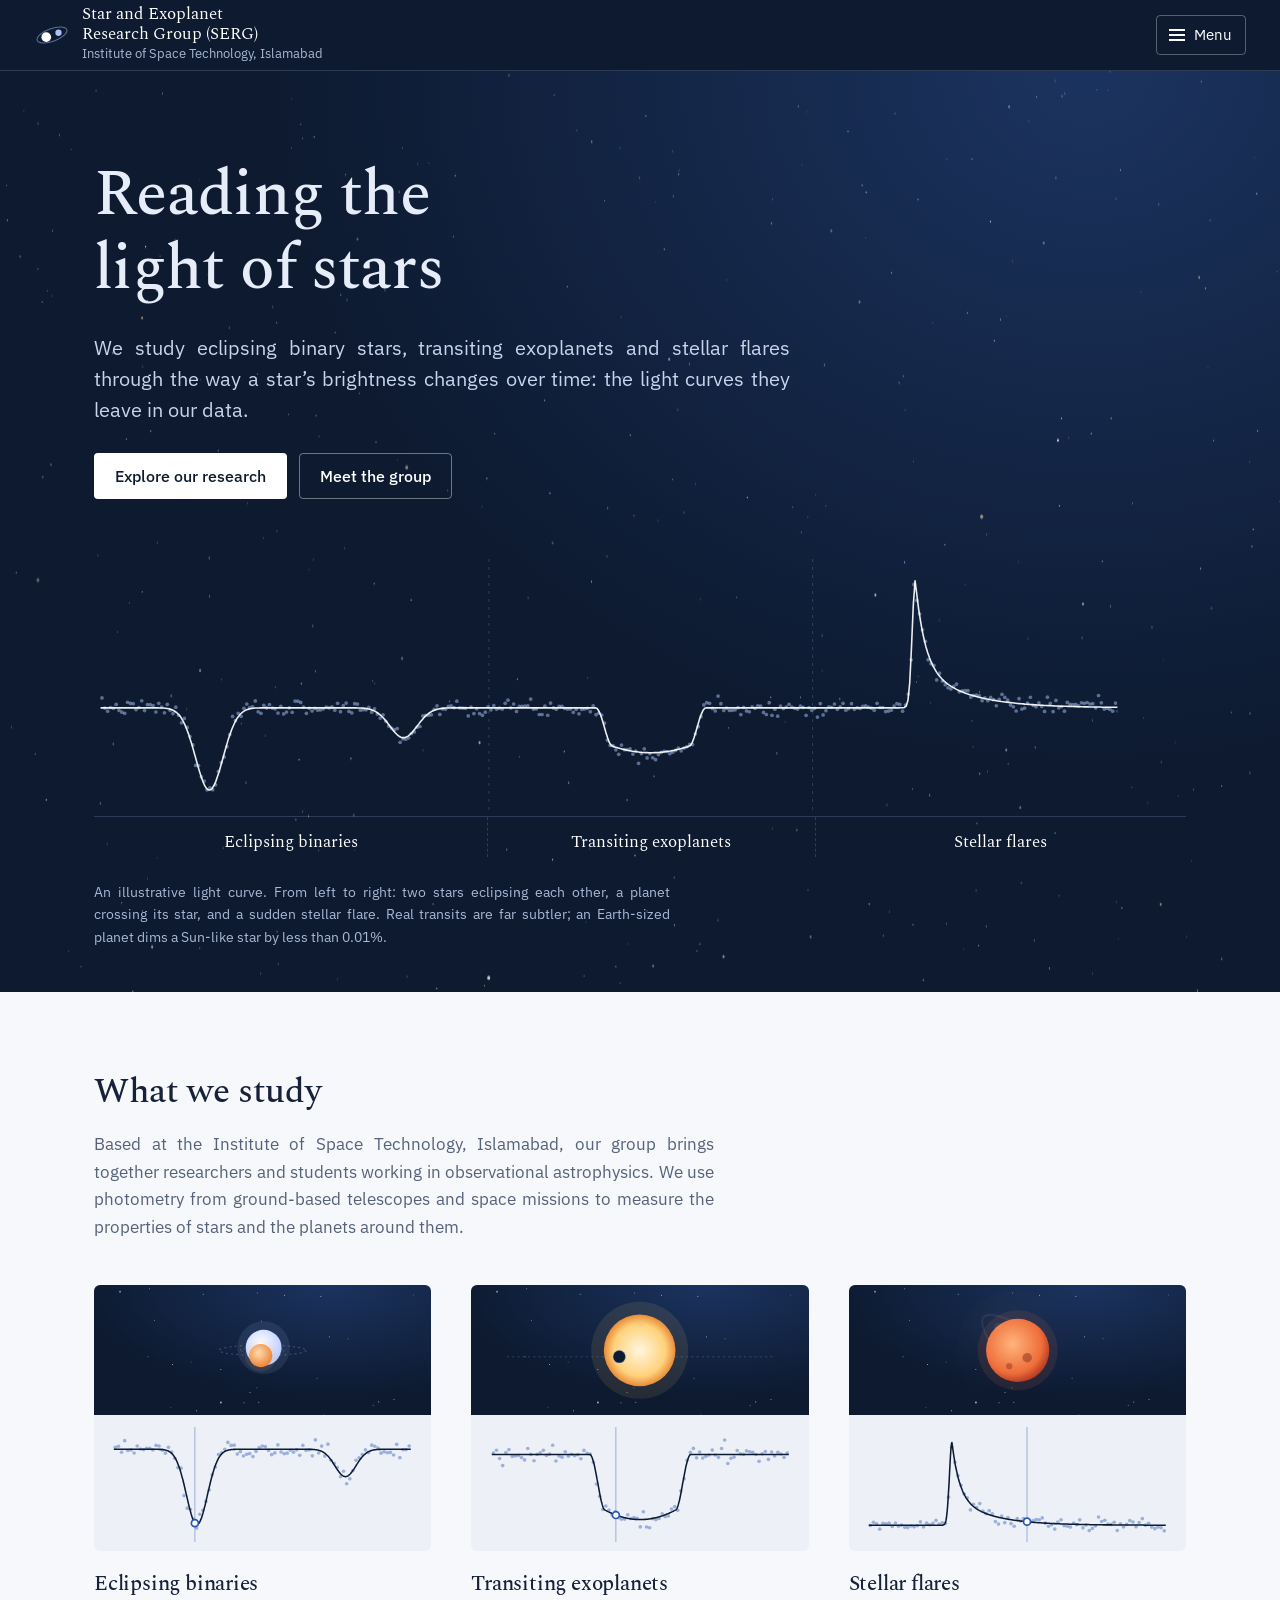
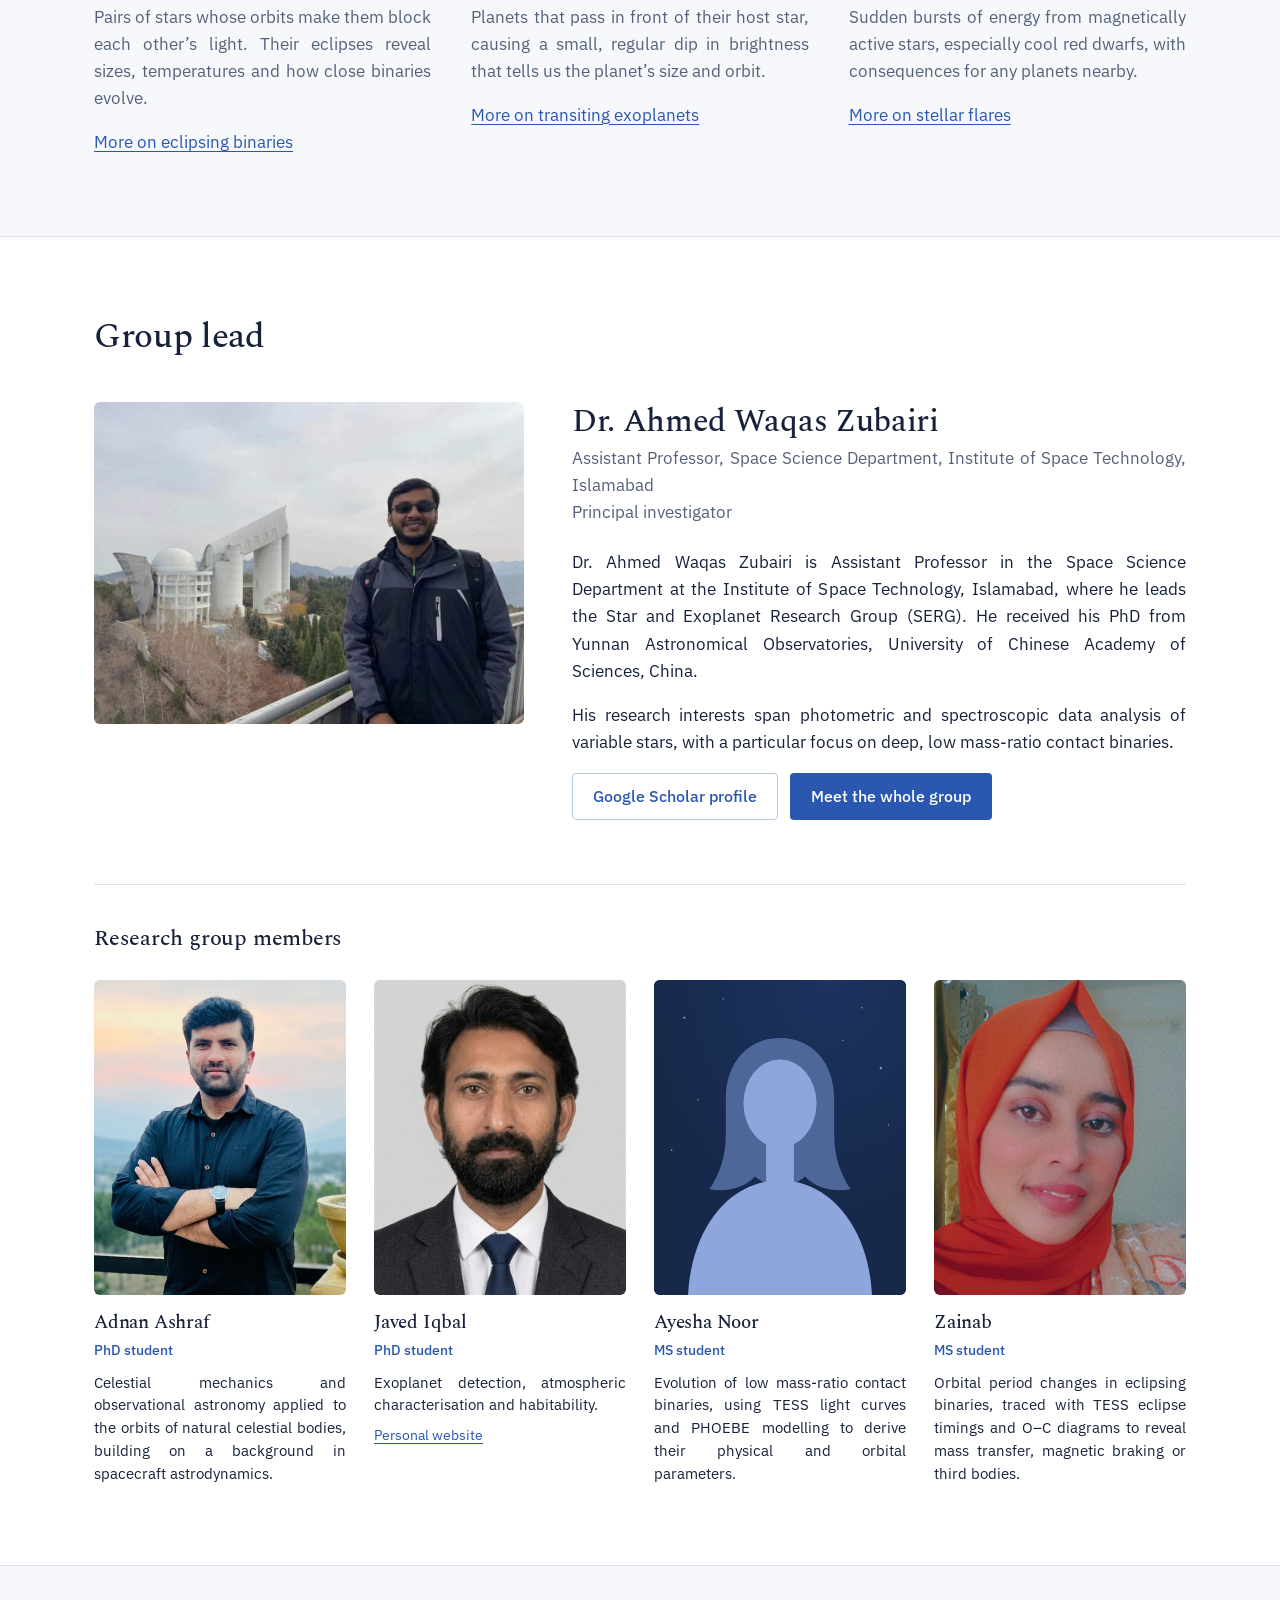
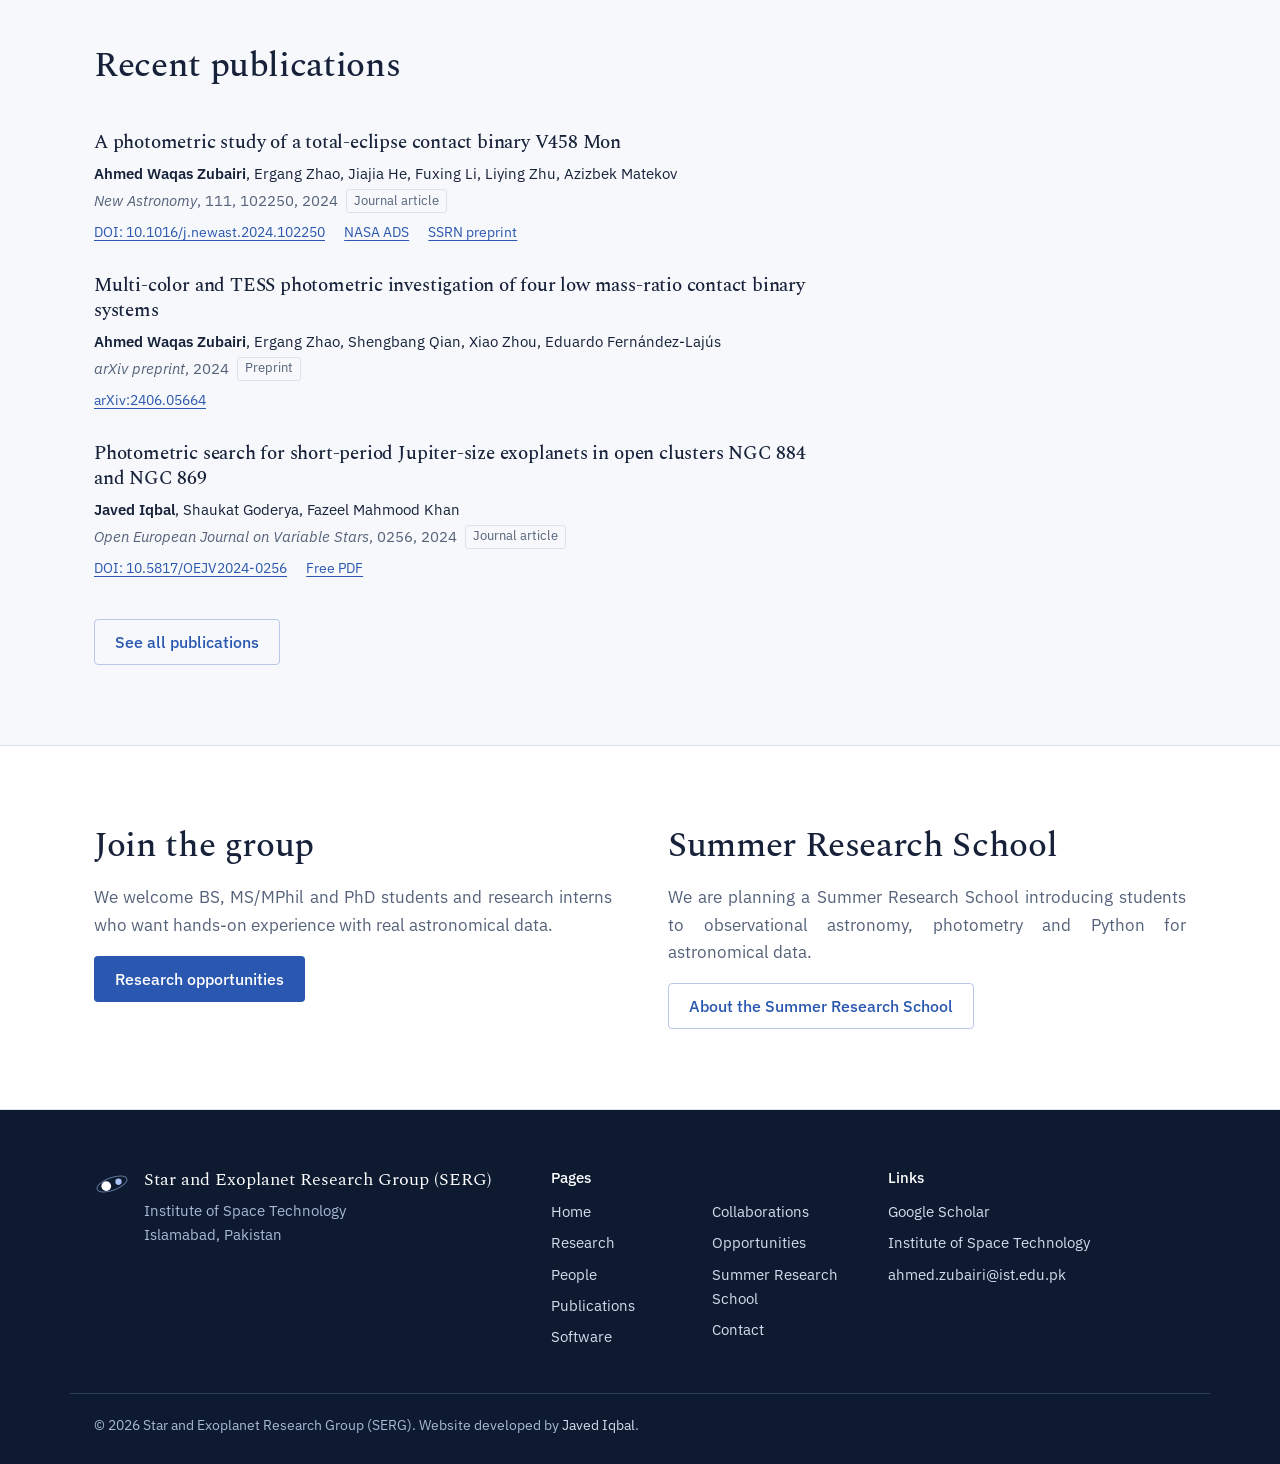
<file: index.html>
<!doctype html>
<html lang="en">
<head>
<meta charset="utf-8">
<meta name="viewport" content="width=device-width, initial-scale=1, viewport-fit=cover">
<title>Star and Exoplanet Research Group (SERG)</title>
<meta name="description" content="Research group at the Institute of Space Technology, Islamabad, studying eclipsing binary stars, transiting exoplanets and stellar flares.">
<meta property="og:title" content="Star and Exoplanet Research Group (SERG)">
<meta property="og:description" content="Research group at the Institute of Space Technology, Islamabad, studying eclipsing binary stars, transiting exoplanets and stellar flares.">
<meta name="theme-color" content="#0d1a30">
<link rel="icon" href="assets/img/favicon.svg" type="image/svg+xml">
<link rel="preconnect" href="https://fonts.googleapis.com">
<link rel="preconnect" href="https://fonts.gstatic.com" crossorigin>
<link rel="stylesheet" href="https://fonts.googleapis.com/css2?family=IBM+Plex+Sans:wght@400;500;600&family=Spectral:ital,wght@0,400;0,500;1,400&display=swap">
<link rel="stylesheet" href="assets/css/style.css">
</head>
<body data-page="home">
<a class="skip-link" href="#main">Skip to content</a>
<header class="site-header" id="site-header"><div class="wrap header-inner"><a class="brand" href="index.html" style="color:#fff">Star and Exoplanet Research Group (SERG)</a></div></header>
<main id="main">
<section class="hero sky">
  <canvas class="stars" aria-hidden="true"></canvas>
  <div class="wrap">
    <h1>Reading the light of stars</h1>
    <p class="lede">We study eclipsing binary stars, transiting exoplanets and stellar flares through the way a star’s brightness changes over time: the light curves they leave in our data.</p>
    <div class="actions">
      <a class="btn btn-light" href="research.html">Explore our research</a>
      <a class="btn btn-outline-light" href="people.html">Meet the group</a>
    </div>
    <figure class="hero-curve">
      <div id="hero-curve" class="hero-curve-plot"></div>
      <div class="curve-labels">
        <a href="research.html#eclipsing-binaries">Eclipsing binaries</a>
        <a href="research.html#transiting-exoplanets">Transiting exoplanets</a>
        <a href="research.html#stellar-flares">Stellar flares</a>
      </div>
      <figcaption>An illustrative light curve. From left to right: two stars eclipsing each other, a planet crossing its star, and a sudden stellar flare. Real transits are far subtler; an Earth-sized planet dims a Sun-like star by less than 0.01%.</figcaption>
    </figure>
  </div>
</section>

<section class="section">
  <div class="wrap">
    <div class="section-intro">
      <h2>What we study</h2>
      <p>Based at the Institute of Space Technology, Islamabad, our group brings together researchers and students working in observational astrophysics. We use photometry from ground-based telescopes and space missions to measure the properties of stars and the planets around them.</p>
    </div>
    <div class="areas">
      <article class="area">
        <div class="mini-curve" data-curve="eclipse"></div>
        <h3>Eclipsing binaries</h3>
        <p>Pairs of stars whose orbits make them block each other’s light. Their eclipses reveal sizes, temperatures and how close binaries evolve.</p>
        <a href="research.html#eclipsing-binaries">More on eclipsing binaries</a>
      </article>
      <article class="area">
        <div class="mini-curve" data-curve="transit"></div>
        <h3>Transiting exoplanets</h3>
        <p>Planets that pass in front of their host star, causing a small, regular dip in brightness that tells us the planet’s size and orbit.</p>
        <a href="research.html#transiting-exoplanets">More on transiting exoplanets</a>
      </article>
      <article class="area">
        <div class="mini-curve" data-curve="flare"></div>
        <h3>Stellar flares</h3>
        <p>Sudden bursts of energy from magnetically active stars, especially cool red dwarfs, with consequences for any planets nearby.</p>
        <a href="research.html#stellar-flares">More on stellar flares</a>
      </article>
    </div>
  </div>
</section>

<section class="section alt">
  <div class="wrap">
    <h2 class="section-intro">Group lead</h2>
    <div id="pi-summary"></div>
    <div class="home-people" data-hide-empty>
      <h3>Research group members</h3>
      <ul class="people-grid" id="home-people"></ul>
    </div>
  </div>
</section>

<section class="section home-pubs">
  <div class="wrap">
    <div class="section-intro">
      <h2>Recent publications</h2>
    </div>
    <ol class="pub-list" id="recent-pubs"></ol>
    <div class="section-foot"><a class="btn btn-outline" href="publications.html">See all publications</a></div>
  </div>
</section>

<section class="section alt">
  <div class="wrap split">
    <div>
      <h2>Join the group</h2>
      <p>We welcome BS, MS/MPhil and PhD students and research interns who want hands-on experience with real astronomical data.</p>
      <a class="btn btn-solid" href="opportunities.html">Research opportunities</a>
    </div>
    <div>
      <h2>Summer Research School</h2>
      <p>We are planning a Summer Research School introducing students to observational astronomy, photometry and Python for astronomical data.</p>
      <a class="btn btn-outline" href="summer-school.html">About the Summer Research School</a>
    </div>
  </div>
</section>
</main>
<footer class="site-footer" id="site-footer"></footer>
<script src="data/site.js"></script>
<script src="data/people.js"></script>
<script src="data/publications.js"></script>
<script src="assets/js/main.js"></script>
</body>
</html>
</file>
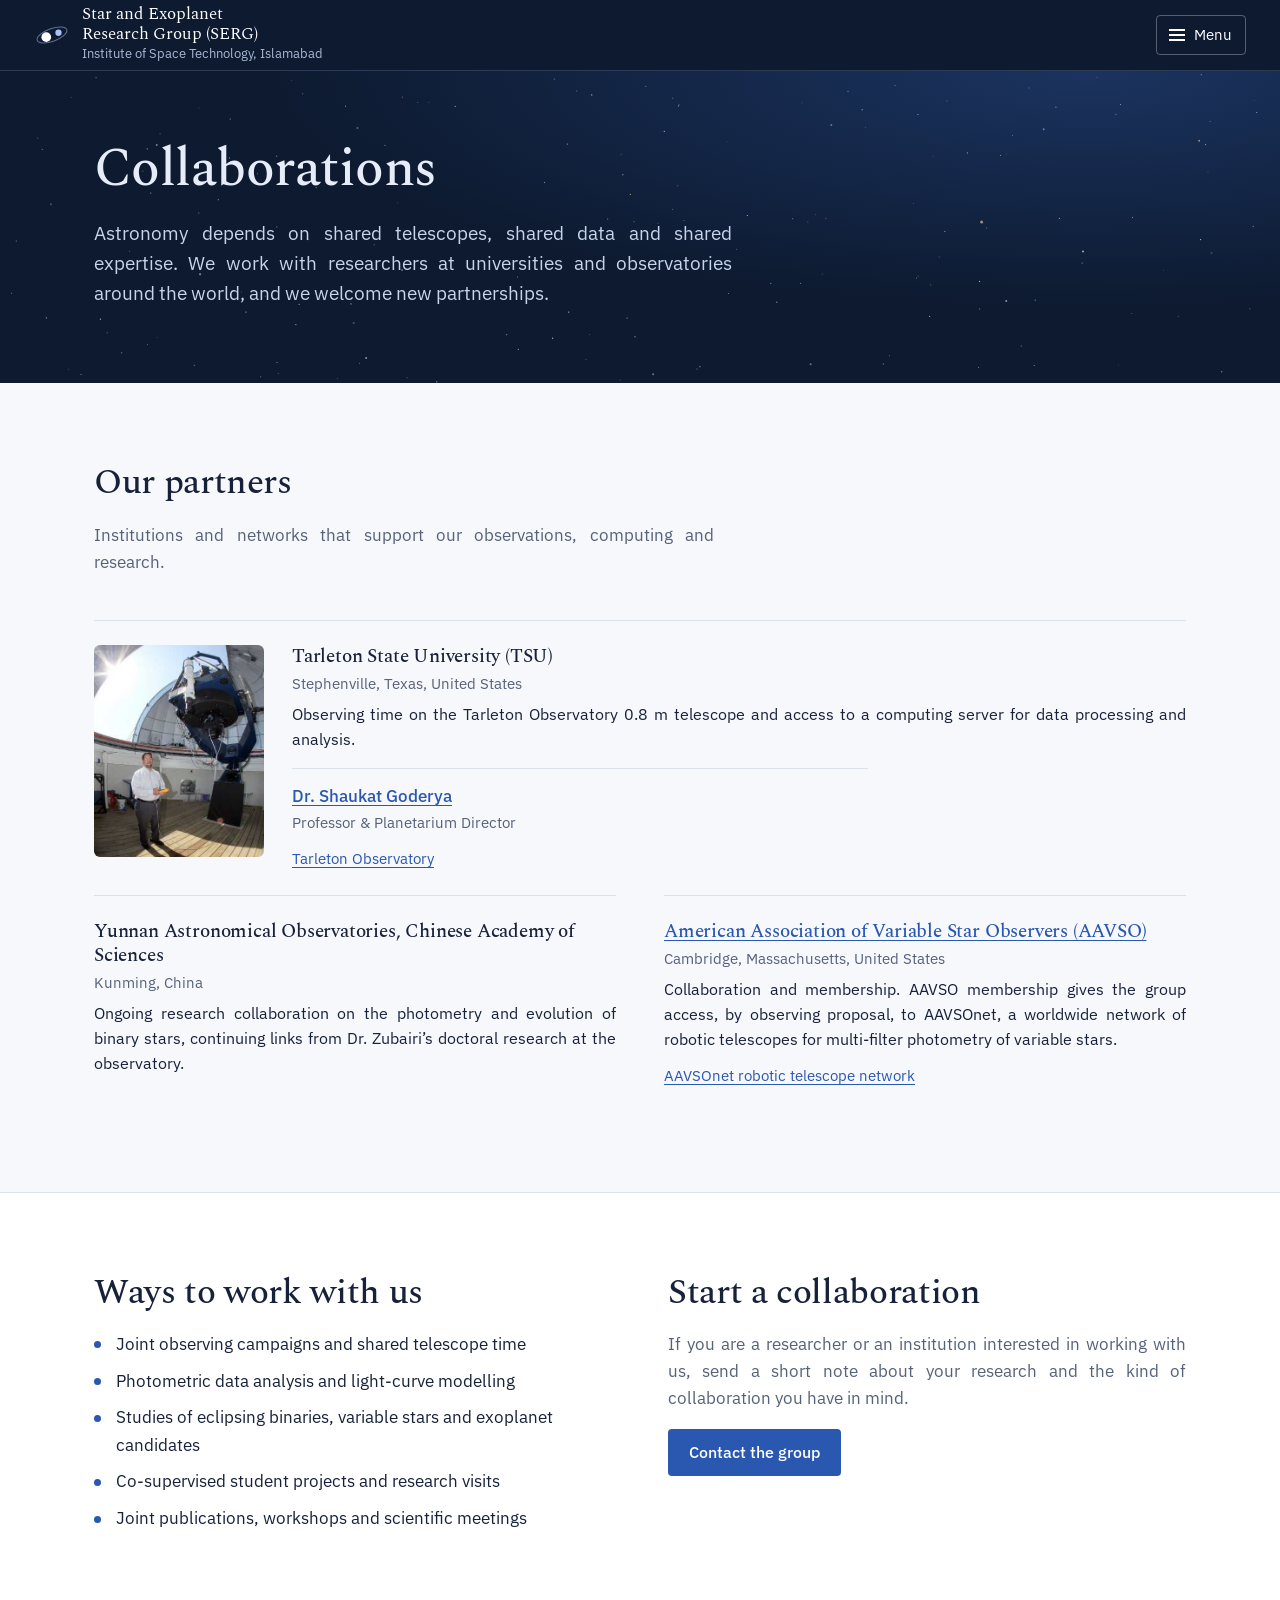
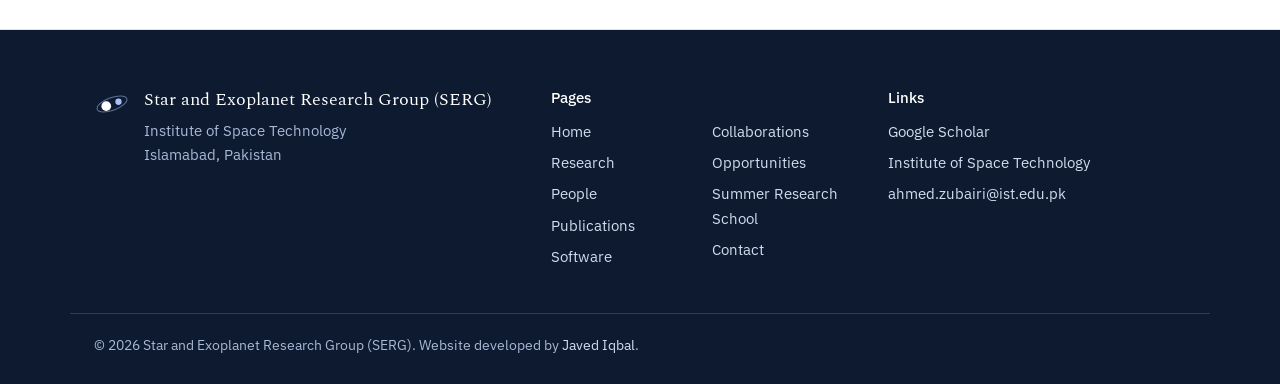
<file: collaborations.html>
<!doctype html>
<html lang="en">
<head>
<meta charset="utf-8">
<meta name="viewport" content="width=device-width, initial-scale=1, viewport-fit=cover">
<title>Collaborations | Star and Exoplanet Research Group (SERG)</title>
<meta name="description" content="Research collaborations of the Star and Exoplanet Research Group (SERG) with universities and observatories.">
<meta property="og:title" content="Collaborations | Star and Exoplanet Research Group (SERG)">
<meta property="og:description" content="Research collaborations of the Star and Exoplanet Research Group (SERG) with universities and observatories.">
<meta name="theme-color" content="#0d1a30">
<link rel="icon" href="assets/img/favicon.svg" type="image/svg+xml">
<link rel="preconnect" href="https://fonts.googleapis.com">
<link rel="preconnect" href="https://fonts.gstatic.com" crossorigin>
<link rel="stylesheet" href="https://fonts.googleapis.com/css2?family=IBM+Plex+Sans:wght@400;500;600&family=Spectral:ital,wght@0,400;0,500;1,400&display=swap">
<link rel="stylesheet" href="assets/css/style.css">
</head>
<body data-page="collaborations">
<a class="skip-link" href="#main">Skip to content</a>
<header class="site-header" id="site-header"><div class="wrap header-inner"><a class="brand" href="index.html" style="color:#fff">Star and Exoplanet Research Group (SERG)</a></div></header>
<main id="main">
<section class="page-head sky">
  <canvas class="stars" aria-hidden="true"></canvas>
  <div class="wrap">
    <h1>Collaborations</h1>
    <p class="lede">Astronomy depends on shared telescopes, shared data and shared expertise. We work with researchers at universities and observatories around the world, and we welcome new partnerships.</p>
  </div>
</section>
<section class="section">
  <div class="wrap">
    <div class="section-intro">
      <h2>Our partners</h2>
      <p>Institutions and networks that support our observations, computing and research.</p>
    </div>
    <ul class="collab-list" id="collab-list"></ul>
  </div>
</section>

<section class="section alt">
  <div class="wrap split">
    <div>
      <h2>Ways to work with us</h2>
      <ul class="checklist">
        <li>Joint observing campaigns and shared telescope time</li>
        <li>Photometric data analysis and light-curve modelling</li>
        <li>Studies of eclipsing binaries, variable stars and exoplanet candidates</li>
        <li>Co-supervised student projects and research visits</li>
        <li>Joint publications, workshops and scientific meetings</li>
      </ul>
    </div>
    <div>
      <h2>Start a collaboration</h2>
      <p>If you are a researcher or an institution interested in working with us, send a short note about your research and the kind of collaboration you have in mind.</p>
      <a class="btn btn-solid" href="contact.html?topic=collaboration">Contact the group</a>
    </div>
  </div>
</section>
</main>
<footer class="site-footer" id="site-footer"></footer>
<script src="data/site.js"></script>
<script src="data/collaborations.js"></script>
<script src="assets/js/main.js"></script>
</body>
</html>
</file>
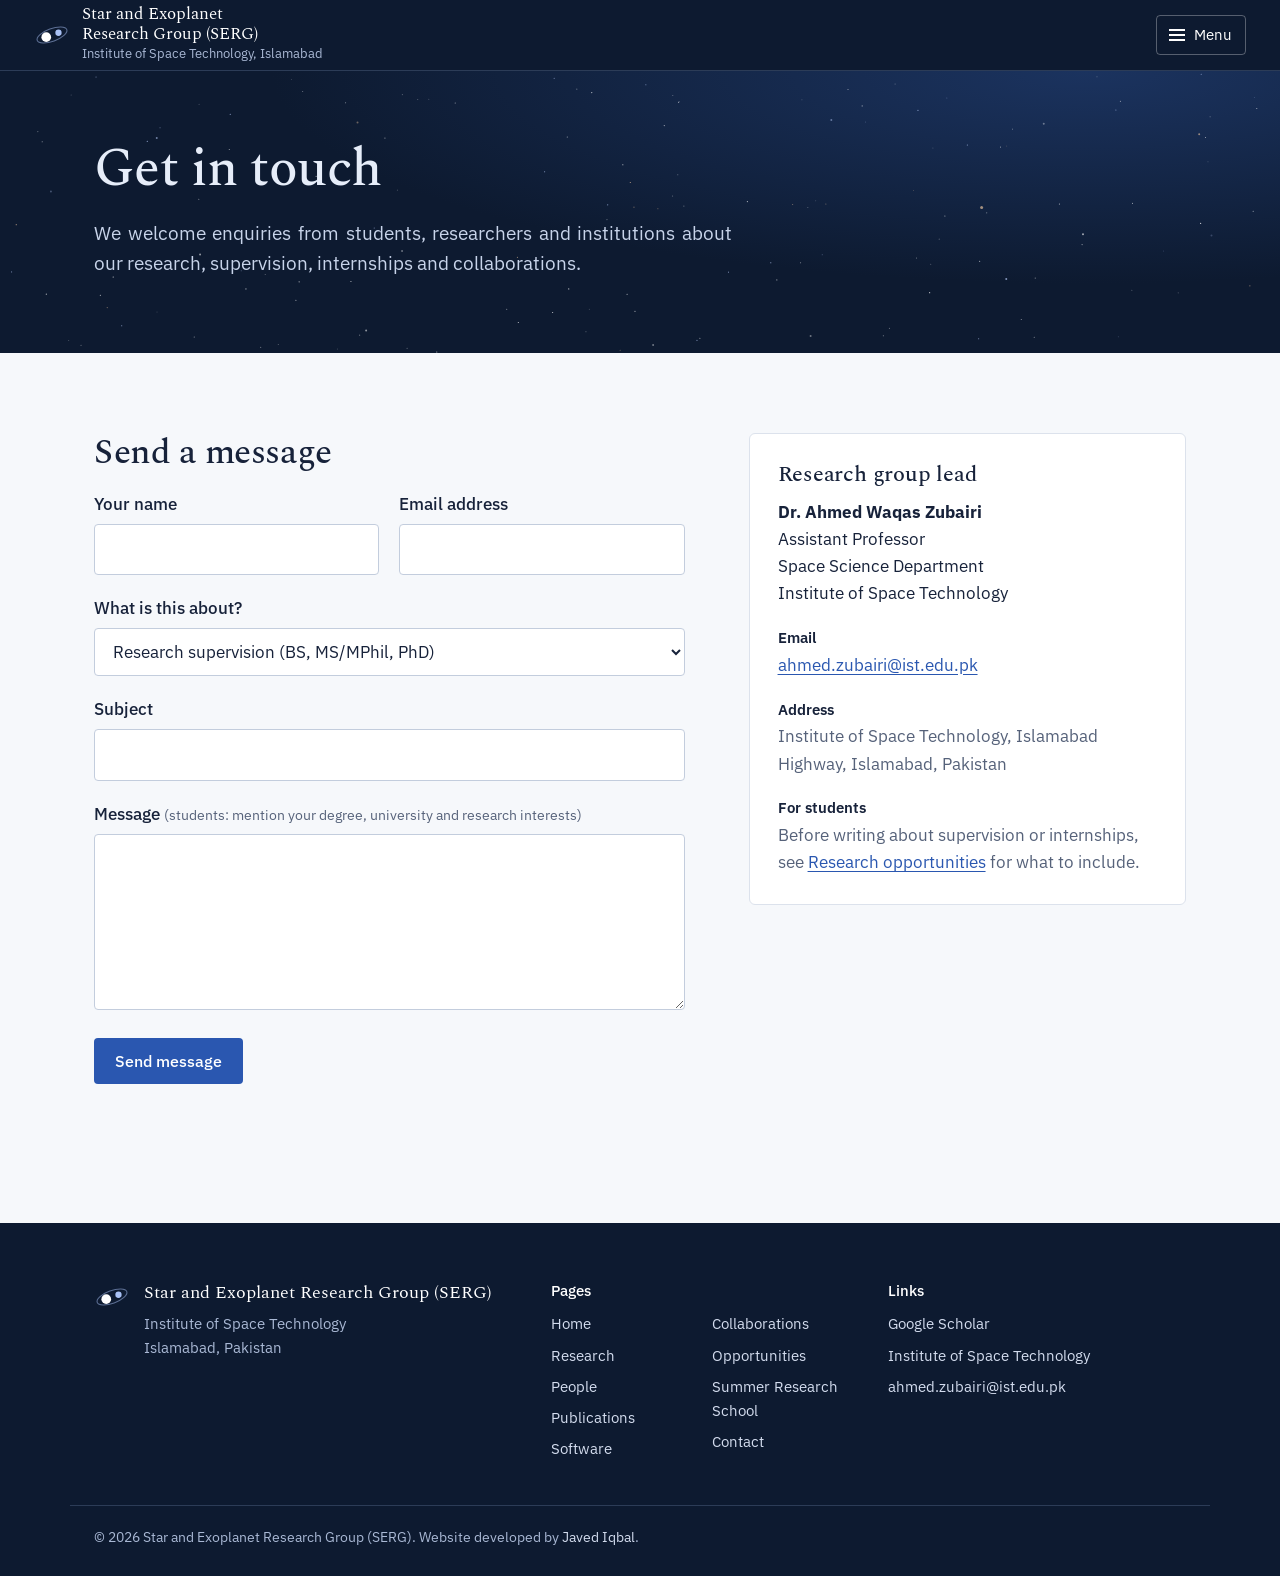
<file: contact.html>
<!doctype html>
<html lang="en">
<head>
<meta charset="utf-8">
<meta name="viewport" content="width=device-width, initial-scale=1, viewport-fit=cover">
<title>Contact | Star and Exoplanet Research Group (SERG)</title>
<meta name="description" content="Contact the Star and Exoplanet Research Group (SERG) about supervision, internships, collaborations or the Summer Research School.">
<meta property="og:title" content="Contact | Star and Exoplanet Research Group (SERG)">
<meta property="og:description" content="Contact the Star and Exoplanet Research Group (SERG) about supervision, internships, collaborations or the Summer Research School.">
<meta name="theme-color" content="#0d1a30">
<link rel="icon" href="assets/img/favicon.svg" type="image/svg+xml">
<link rel="preconnect" href="https://fonts.googleapis.com">
<link rel="preconnect" href="https://fonts.gstatic.com" crossorigin>
<link rel="stylesheet" href="https://fonts.googleapis.com/css2?family=IBM+Plex+Sans:wght@400;500;600&family=Spectral:ital,wght@0,400;0,500;1,400&display=swap">
<link rel="stylesheet" href="assets/css/style.css">
</head>
<body data-page="contact">
<a class="skip-link" href="#main">Skip to content</a>
<header class="site-header" id="site-header"><div class="wrap header-inner"><a class="brand" href="index.html" style="color:#fff">Star and Exoplanet Research Group (SERG)</a></div></header>
<main id="main">
<section class="page-head sky">
  <canvas class="stars" aria-hidden="true"></canvas>
  <div class="wrap">
    <h1>Get in touch</h1>
    <p class="lede">We welcome enquiries from students, researchers and institutions about our research, supervision, internships and collaborations.</p>
  </div>
</section>
<section class="section">
  <div class="wrap contact-grid">
    <form id="contact-form" novalidate>
      <h2>Send a message</h2>
      <div class="two-up">
        <div class="form-row">
          <label for="name">Your name</label>
          <input class="field-input" id="name" name="name" type="text" autocomplete="name" required>
        </div>
        <div class="form-row">
          <label for="email">Email address</label>
          <input class="field-input" id="email" name="email" type="email" autocomplete="email" required>
        </div>
      </div>
      <div class="form-row">
        <label for="topic">What is this about?</label>
        <select class="field-input" id="topic" name="topic">
          <option value="supervision">Research supervision (BS, MS/MPhil, PhD)</option>
          <option value="internship">Research internship</option>
          <option value="collaboration">Collaboration</option>
          <option value="summer-school">Summer Research School</option>
          <option value="other">Something else</option>
        </select>
      </div>
      <div class="form-row">
        <label for="subject">Subject</label>
        <input class="field-input" id="subject" name="subject" type="text" required>
      </div>
      <div class="form-row">
        <label for="message">Message <span class="hint">(students: mention your degree, university and research interests)</span></label>
        <textarea class="field-input" id="message" name="message" required></textarea>
      </div>
      <div class="hp" aria-hidden="true"><label for="gotcha">Leave this field empty</label><input id="gotcha" name="_gotcha" type="text" tabindex="-1" autocomplete="off"></div>
      <button class="btn btn-solid" type="submit">Send message</button>
      <p class="form-status" id="form-status" role="status" aria-live="polite"></p>
    </form>

    <aside class="contact-card">
      <h2>Research group lead</h2>
      <p><strong>Dr. Ahmed Waqas Zubairi</strong><br>Assistant Professor<br>Space Science Department<br>Institute of Space Technology</p>
      <dl>
        <dt>Email</dt>
        <dd data-site-email></dd>
        <dt>Address</dt>
        <dd data-site-address></dd>
        <dt>For students</dt>
        <dd>Before writing about supervision or internships, see <a href="opportunities.html">Research opportunities</a> for what to include.</dd>
      </dl>
    </aside>
  </div>
</section>
</main>
<footer class="site-footer" id="site-footer"></footer>
<script src="data/site.js"></script>
<script src="assets/js/main.js"></script>
</body>
</html>
</file>
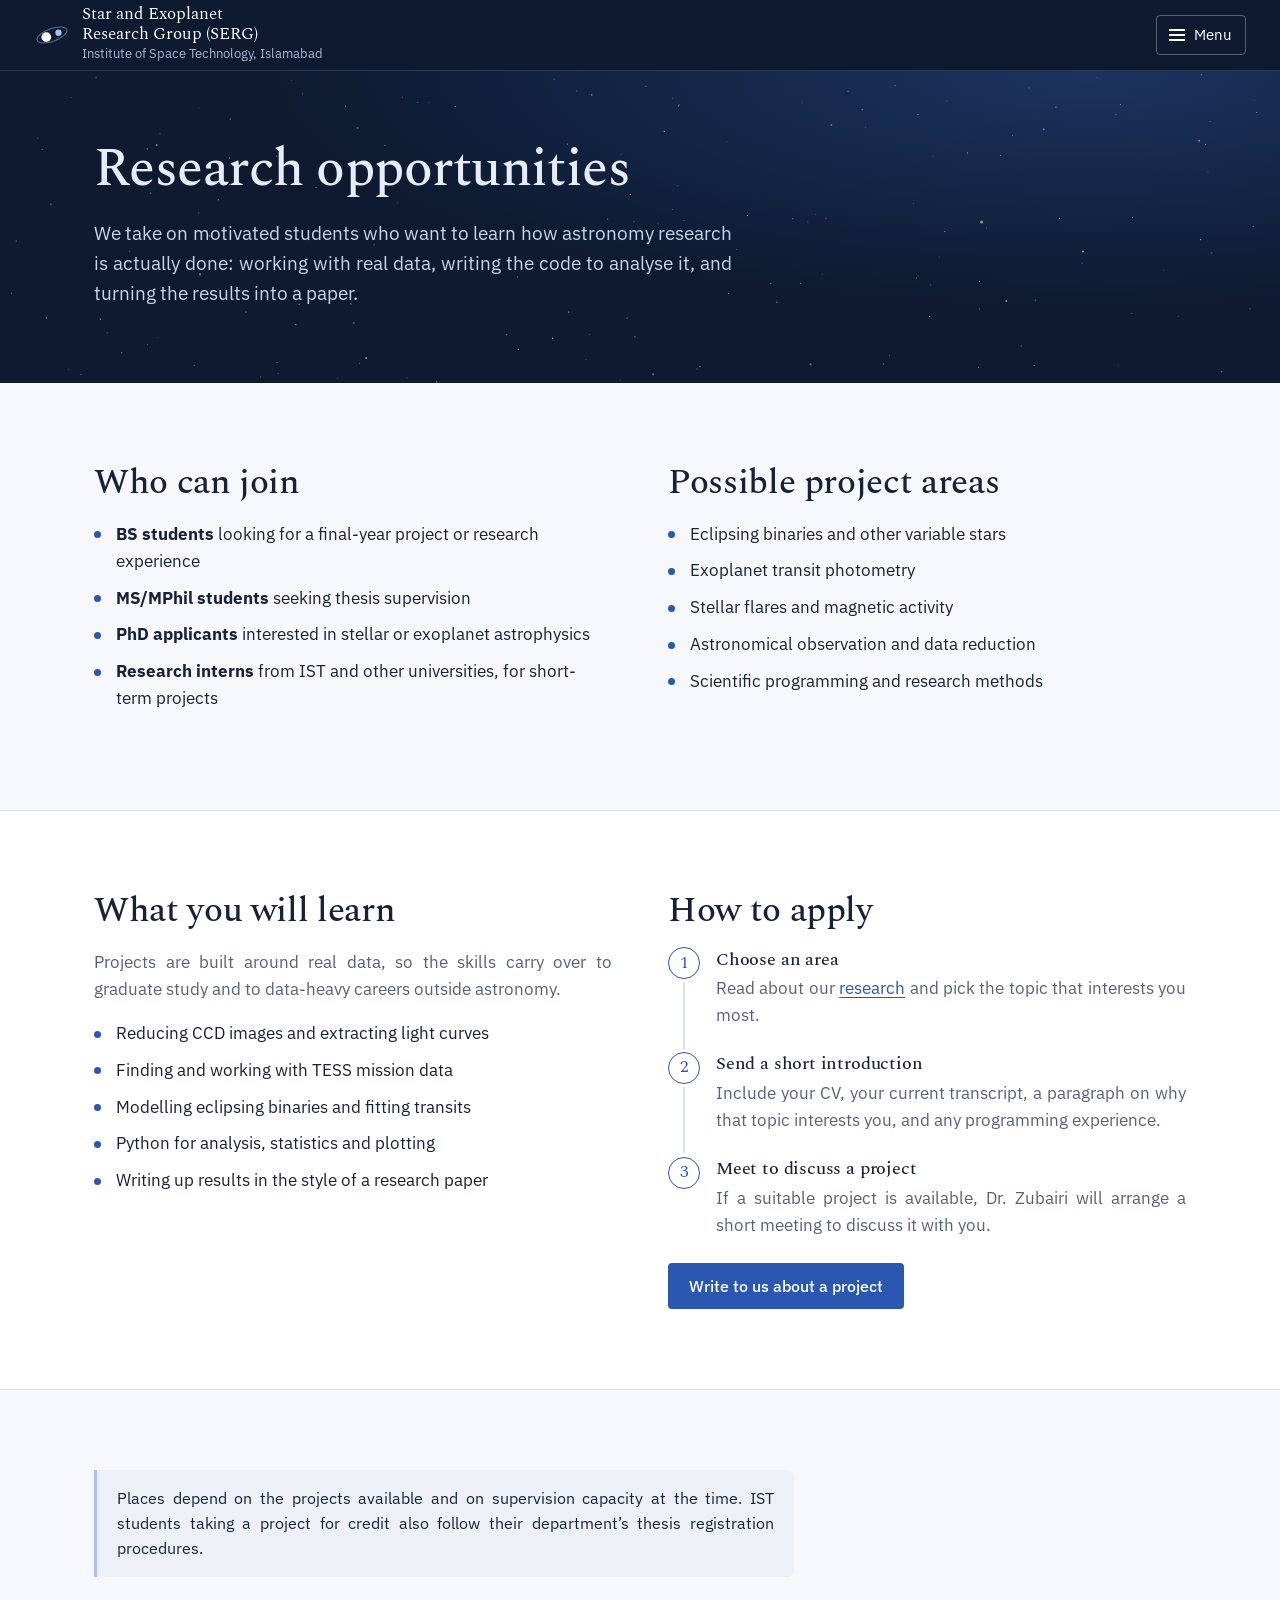
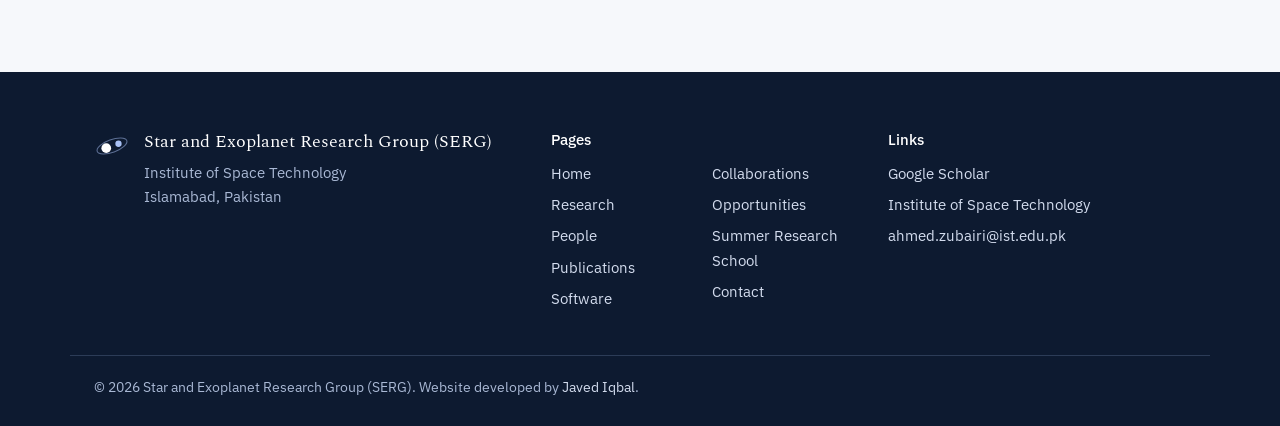
<file: opportunities.html>
<!doctype html>
<html lang="en">
<head>
<meta charset="utf-8">
<meta name="viewport" content="width=device-width, initial-scale=1, viewport-fit=cover">
<title>Opportunities | Star and Exoplanet Research Group (SERG)</title>
<meta name="description" content="Research internships and BS, MS/MPhil and PhD supervision in observational astrophysics at IST Islamabad.">
<meta property="og:title" content="Opportunities | Star and Exoplanet Research Group (SERG)">
<meta property="og:description" content="Research internships and BS, MS/MPhil and PhD supervision in observational astrophysics at IST Islamabad.">
<meta name="theme-color" content="#0d1a30">
<link rel="icon" href="assets/img/favicon.svg" type="image/svg+xml">
<link rel="preconnect" href="https://fonts.googleapis.com">
<link rel="preconnect" href="https://fonts.gstatic.com" crossorigin>
<link rel="stylesheet" href="https://fonts.googleapis.com/css2?family=IBM+Plex+Sans:wght@400;500;600&family=Spectral:ital,wght@0,400;0,500;1,400&display=swap">
<link rel="stylesheet" href="assets/css/style.css">
</head>
<body data-page="opportunities">
<a class="skip-link" href="#main">Skip to content</a>
<header class="site-header" id="site-header"><div class="wrap header-inner"><a class="brand" href="index.html" style="color:#fff">Star and Exoplanet Research Group (SERG)</a></div></header>
<main id="main">
<section class="page-head sky">
  <canvas class="stars" aria-hidden="true"></canvas>
  <div class="wrap">
    <h1>Research opportunities</h1>
    <p class="lede">We take on motivated students who want to learn how astronomy research is actually done: working with real data, writing the code to analyse it, and turning the results into a paper.</p>
  </div>
</section>
<section class="section">
  <div class="wrap split">
    <div>
      <h2>Who can join</h2>
      <ul class="checklist">
        <li><strong>BS students</strong> looking for a final-year project or research experience</li>
        <li><strong>MS/MPhil students</strong> seeking thesis supervision</li>
        <li><strong>PhD applicants</strong> interested in stellar or exoplanet astrophysics</li>
        <li><strong>Research interns</strong> from IST and other universities, for short-term projects</li>
      </ul>
    </div>
    <div>
      <h2>Possible project areas</h2>
      <ul class="checklist">
        <li>Eclipsing binaries and other variable stars</li>
        <li>Exoplanet transit photometry</li>
        <li>Stellar flares and magnetic activity</li>
        <li>Astronomical observation and data reduction</li>
        <li>Scientific programming and research methods</li>
      </ul>
    </div>
  </div>
</section>

<section class="section alt">
  <div class="wrap split">
    <div>
      <h2>What you will learn</h2>
      <p>Projects are built around real data, so the skills carry over to graduate study and to data-heavy careers outside astronomy.</p>
      <ul class="checklist">
        <li>Reducing CCD images and extracting light curves</li>
        <li>Finding and working with TESS mission data</li>
        <li>Modelling eclipsing binaries and fitting transits</li>
        <li>Python for analysis, statistics and plotting</li>
        <li>Writing up results in the style of a research paper</li>
      </ul>
    </div>
    <div>
      <h2>How to apply</h2>
      <ol class="steps">
        <li><h3>Choose an area</h3><p>Read about our <a href="research.html">research</a> and pick the topic that interests you most.</p></li>
        <li><h3>Send a short introduction</h3><p>Include your CV, your current transcript, a paragraph on why that topic interests you, and any programming experience.</p></li>
        <li><h3>Meet to discuss a project</h3><p>If a suitable project is available, Dr. Zubairi will arrange a short meeting to discuss it with you.</p></li>
      </ol>
      <a class="btn btn-solid" href="contact.html?topic=supervision">Write to us about a project</a>
    </div>
  </div>
</section>

<section class="section">
  <div class="wrap">
    <p class="note">Places depend on the projects available and on supervision capacity at the time. IST students taking a project for credit also follow their department’s thesis registration procedures.</p>
  </div>
</section>
</main>
<footer class="site-footer" id="site-footer"></footer>
<script src="data/site.js"></script>
<script src="assets/js/main.js"></script>
</body>
</html>
</file>
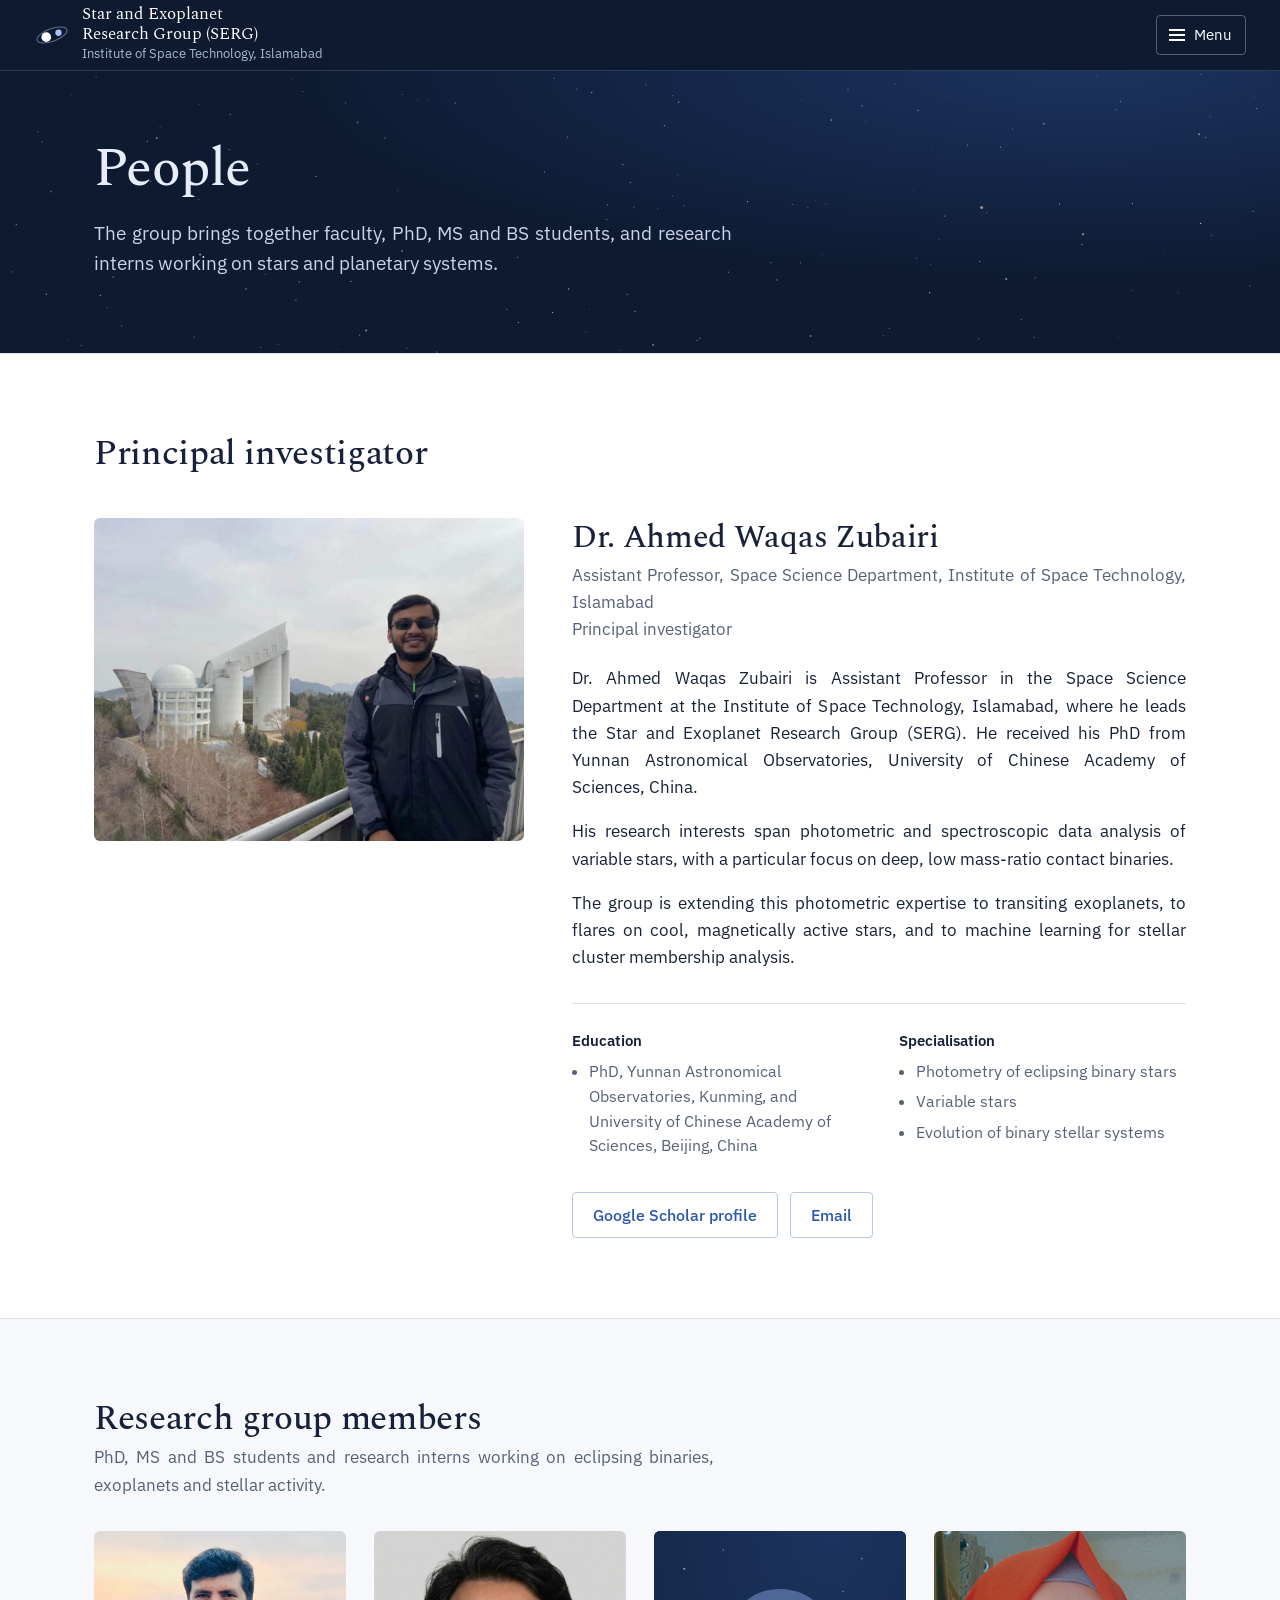
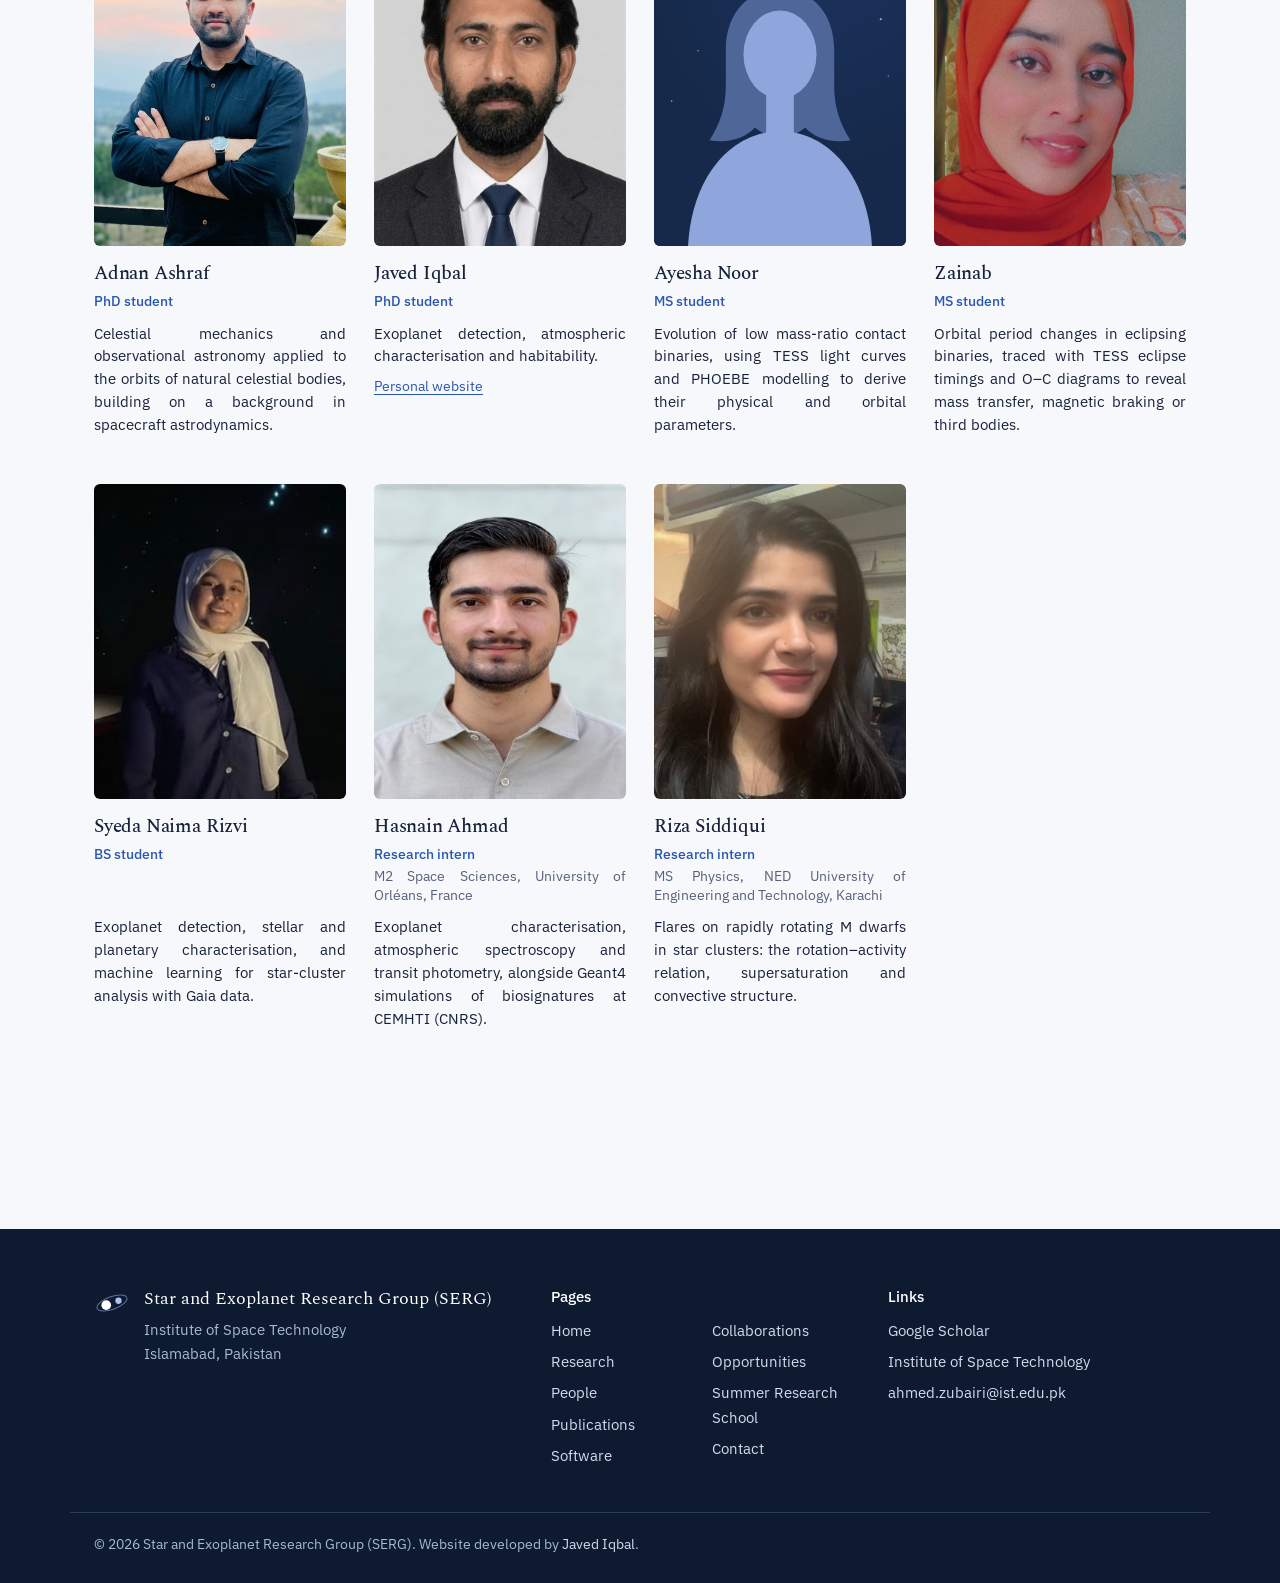
<file: people.html>
<!doctype html>
<html lang="en">
<head>
<meta charset="utf-8">
<meta name="viewport" content="width=device-width, initial-scale=1, viewport-fit=cover">
<title>People | Star and Exoplanet Research Group (SERG)</title>
<meta name="description" content="Members of the Star and Exoplanet Research Group (SERG) at the Institute of Space Technology, Islamabad.">
<meta property="og:title" content="People | Star and Exoplanet Research Group (SERG)">
<meta property="og:description" content="Members of the Star and Exoplanet Research Group (SERG) at the Institute of Space Technology, Islamabad.">
<meta name="theme-color" content="#0d1a30">
<link rel="icon" href="assets/img/favicon.svg" type="image/svg+xml">
<link rel="preconnect" href="https://fonts.googleapis.com">
<link rel="preconnect" href="https://fonts.gstatic.com" crossorigin>
<link rel="stylesheet" href="https://fonts.googleapis.com/css2?family=IBM+Plex+Sans:wght@400;500;600&family=Spectral:ital,wght@0,400;0,500;1,400&display=swap">
<link rel="stylesheet" href="assets/css/style.css">
</head>
<body data-page="people">
<a class="skip-link" href="#main">Skip to content</a>
<header class="site-header" id="site-header"><div class="wrap header-inner"><a class="brand" href="index.html" style="color:#fff">Star and Exoplanet Research Group (SERG)</a></div></header>
<main id="main">
<section class="page-head sky">
  <canvas class="stars" aria-hidden="true"></canvas>
  <div class="wrap">
    <h1>People</h1>
    <p class="lede">The group brings together faculty, PhD, MS and BS students, and research interns working on stars and planetary systems.</p>
  </div>
</section>
<section class="section alt">
  <div class="wrap">
    <h2 class="section-intro">Principal investigator</h2>
    <div id="pi-profile"></div>
  </div>
</section>

<section class="section">
  <div class="wrap">
    <div class="people-group">
      <h2>Research group members</h2>
      <p>PhD, MS and BS students and research interns working on eclipsing binaries, exoplanets and stellar activity.</p>
      <ul class="people-grid" id="member-list"></ul>
    </div>
    <div class="people-group" data-hide-empty>
      <h2>Alumni</h2>
      <p>Former members of the group and where they went next.</p>
      <ul class="people-grid" id="alumni-list"></ul>
    </div>
  </div>
</section>
</main>
<footer class="site-footer" id="site-footer"></footer>
<script src="data/site.js"></script>
<script src="data/people.js"></script>
<script src="assets/js/main.js"></script>
</body>
</html>
</file>
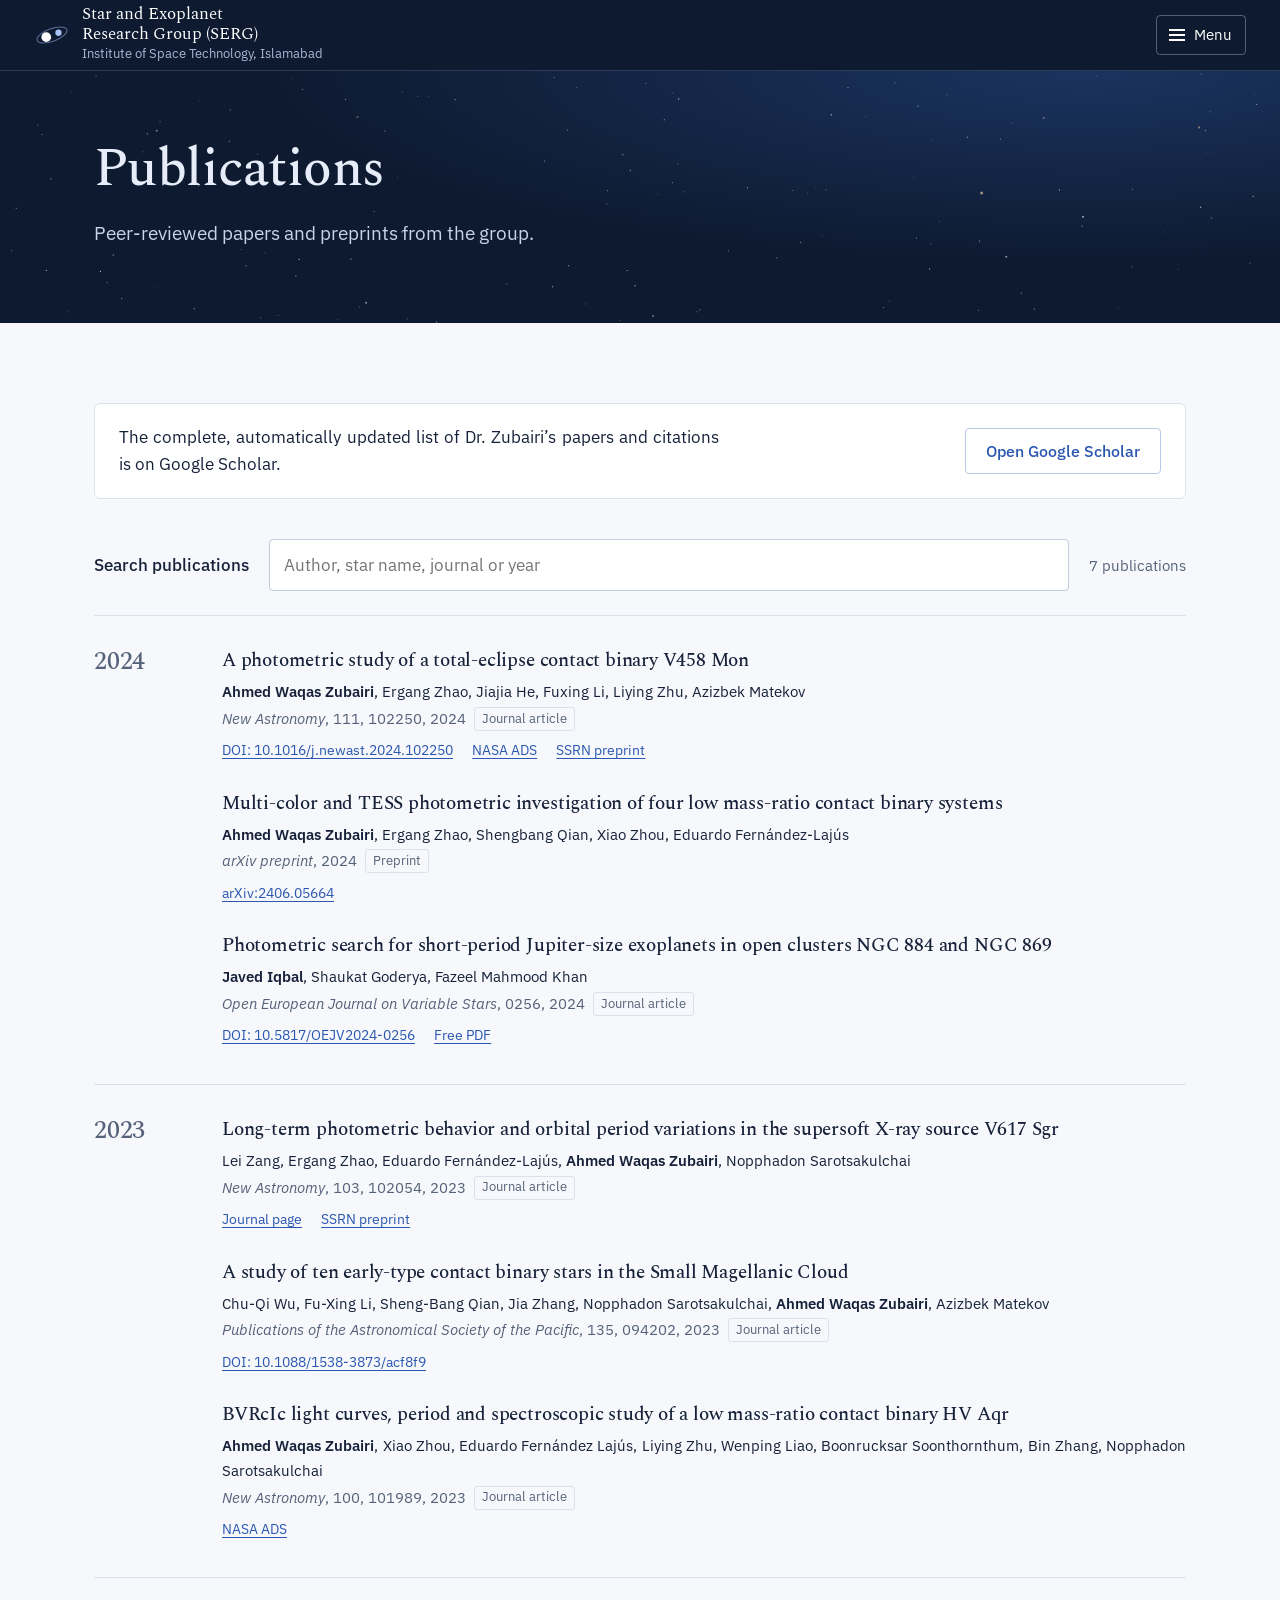
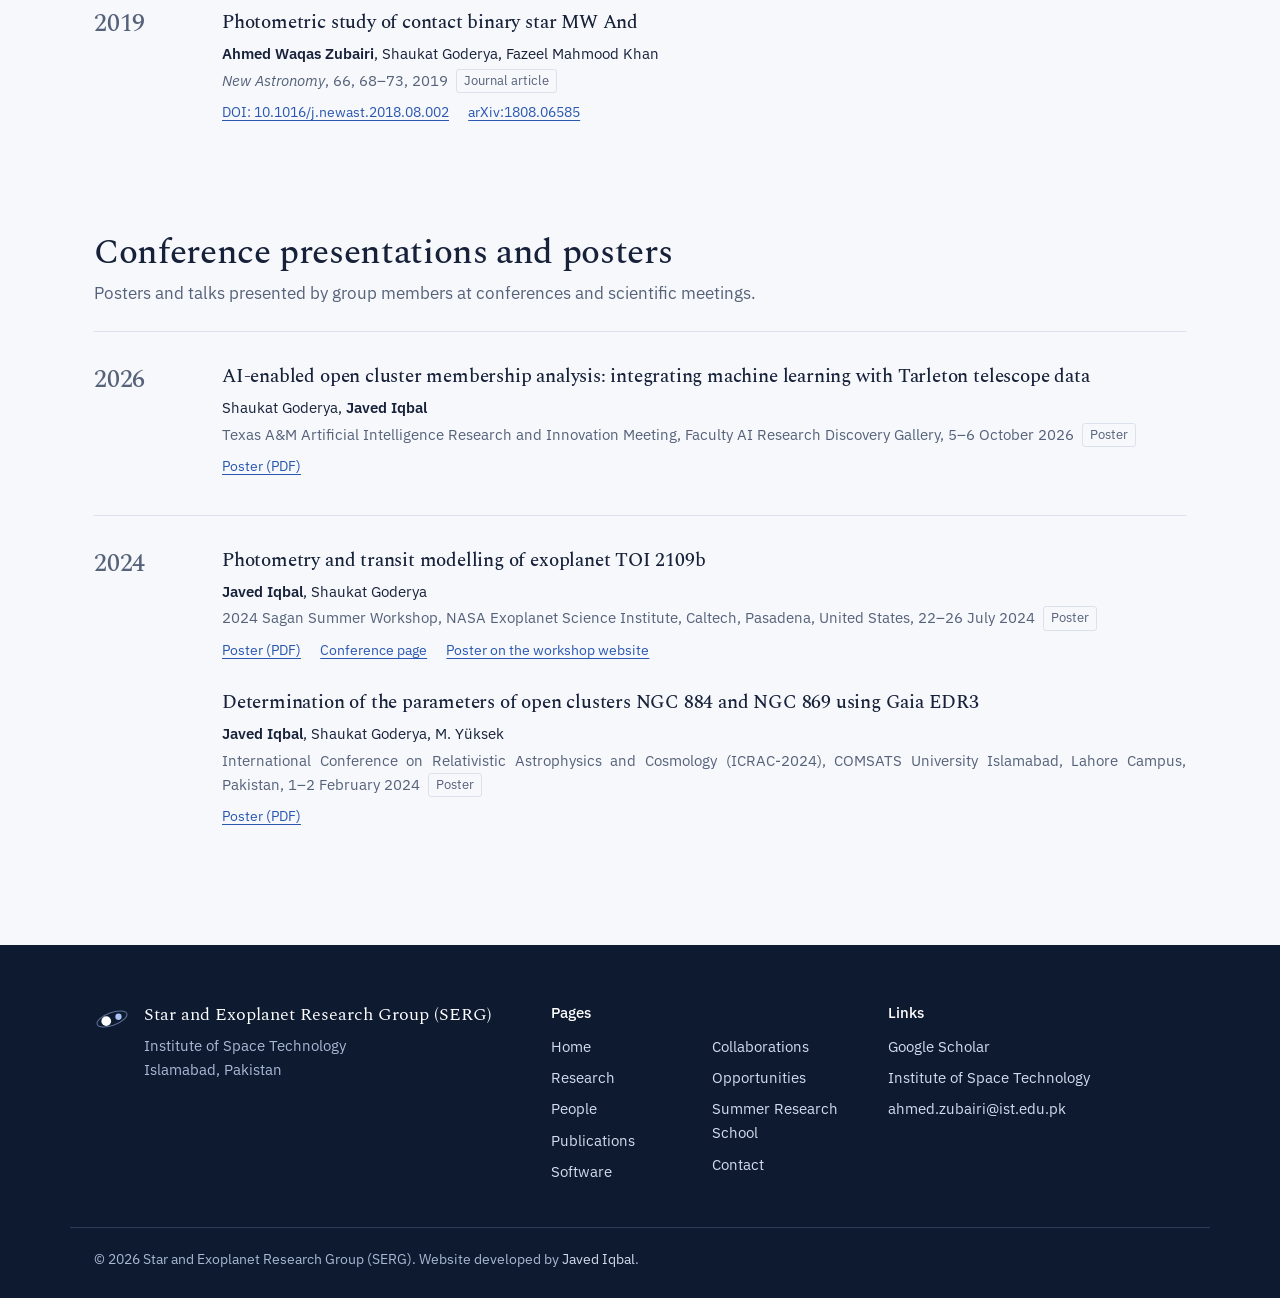
<file: publications.html>
<!doctype html>
<html lang="en">
<head>
<meta charset="utf-8">
<meta name="viewport" content="width=device-width, initial-scale=1, viewport-fit=cover">
<title>Publications | Star and Exoplanet Research Group (SERG)</title>
<meta name="description" content="Research publications of the Star and Exoplanet Research Group (SERG) on eclipsing binaries, exoplanets and stellar activity.">
<meta property="og:title" content="Publications | Star and Exoplanet Research Group (SERG)">
<meta property="og:description" content="Research publications of the Star and Exoplanet Research Group (SERG) on eclipsing binaries, exoplanets and stellar activity.">
<meta name="theme-color" content="#0d1a30">
<link rel="icon" href="assets/img/favicon.svg" type="image/svg+xml">
<link rel="preconnect" href="https://fonts.googleapis.com">
<link rel="preconnect" href="https://fonts.gstatic.com" crossorigin>
<link rel="stylesheet" href="https://fonts.googleapis.com/css2?family=IBM+Plex+Sans:wght@400;500;600&family=Spectral:ital,wght@0,400;0,500;1,400&display=swap">
<link rel="stylesheet" href="assets/css/style.css">
</head>
<body data-page="publications">
<a class="skip-link" href="#main">Skip to content</a>
<header class="site-header" id="site-header"><div class="wrap header-inner"><a class="brand" href="index.html" style="color:#fff">Star and Exoplanet Research Group (SERG)</a></div></header>
<main id="main">
<section class="page-head sky">
  <canvas class="stars" aria-hidden="true"></canvas>
  <div class="wrap">
    <h1>Publications</h1>
    <p class="lede">Peer-reviewed papers and preprints from the group.</p>
  </div>
</section>
<section class="section">
  <div class="wrap">
    <div class="scholar-note">
      <p>The complete, automatically updated list of Dr. Zubairi’s papers and citations is on Google Scholar.</p>
      <a class="btn btn-outline" href="https://scholar.google.com/citations?user=ml6a1X4AAAAJ&amp;hl=en" rel="noopener">Open Google Scholar</a>
    </div>
    <div class="pub-tools">
      <label for="pub-search">Search publications</label>
      <input class="pub-search" id="pub-search" type="search" placeholder="Author, star name, journal or year" autocomplete="off">
      <p class="pub-count" id="pub-count" aria-live="polite"></p>
    </div>
    <div id="pub-root"></div>
    <div class="talks" id="conferences" data-hide-empty>
      <h2>Conference presentations and posters</h2>
      <p>Posters and talks presented by group members at conferences and scientific meetings.</p>
      <div id="talks-root"></div>
    </div>
  </div>
</section>
</main>
<footer class="site-footer" id="site-footer"></footer>
<script src="data/site.js"></script>
<script src="data/publications.js"></script>
<script src="assets/js/main.js"></script>
</body>
</html>
</file>
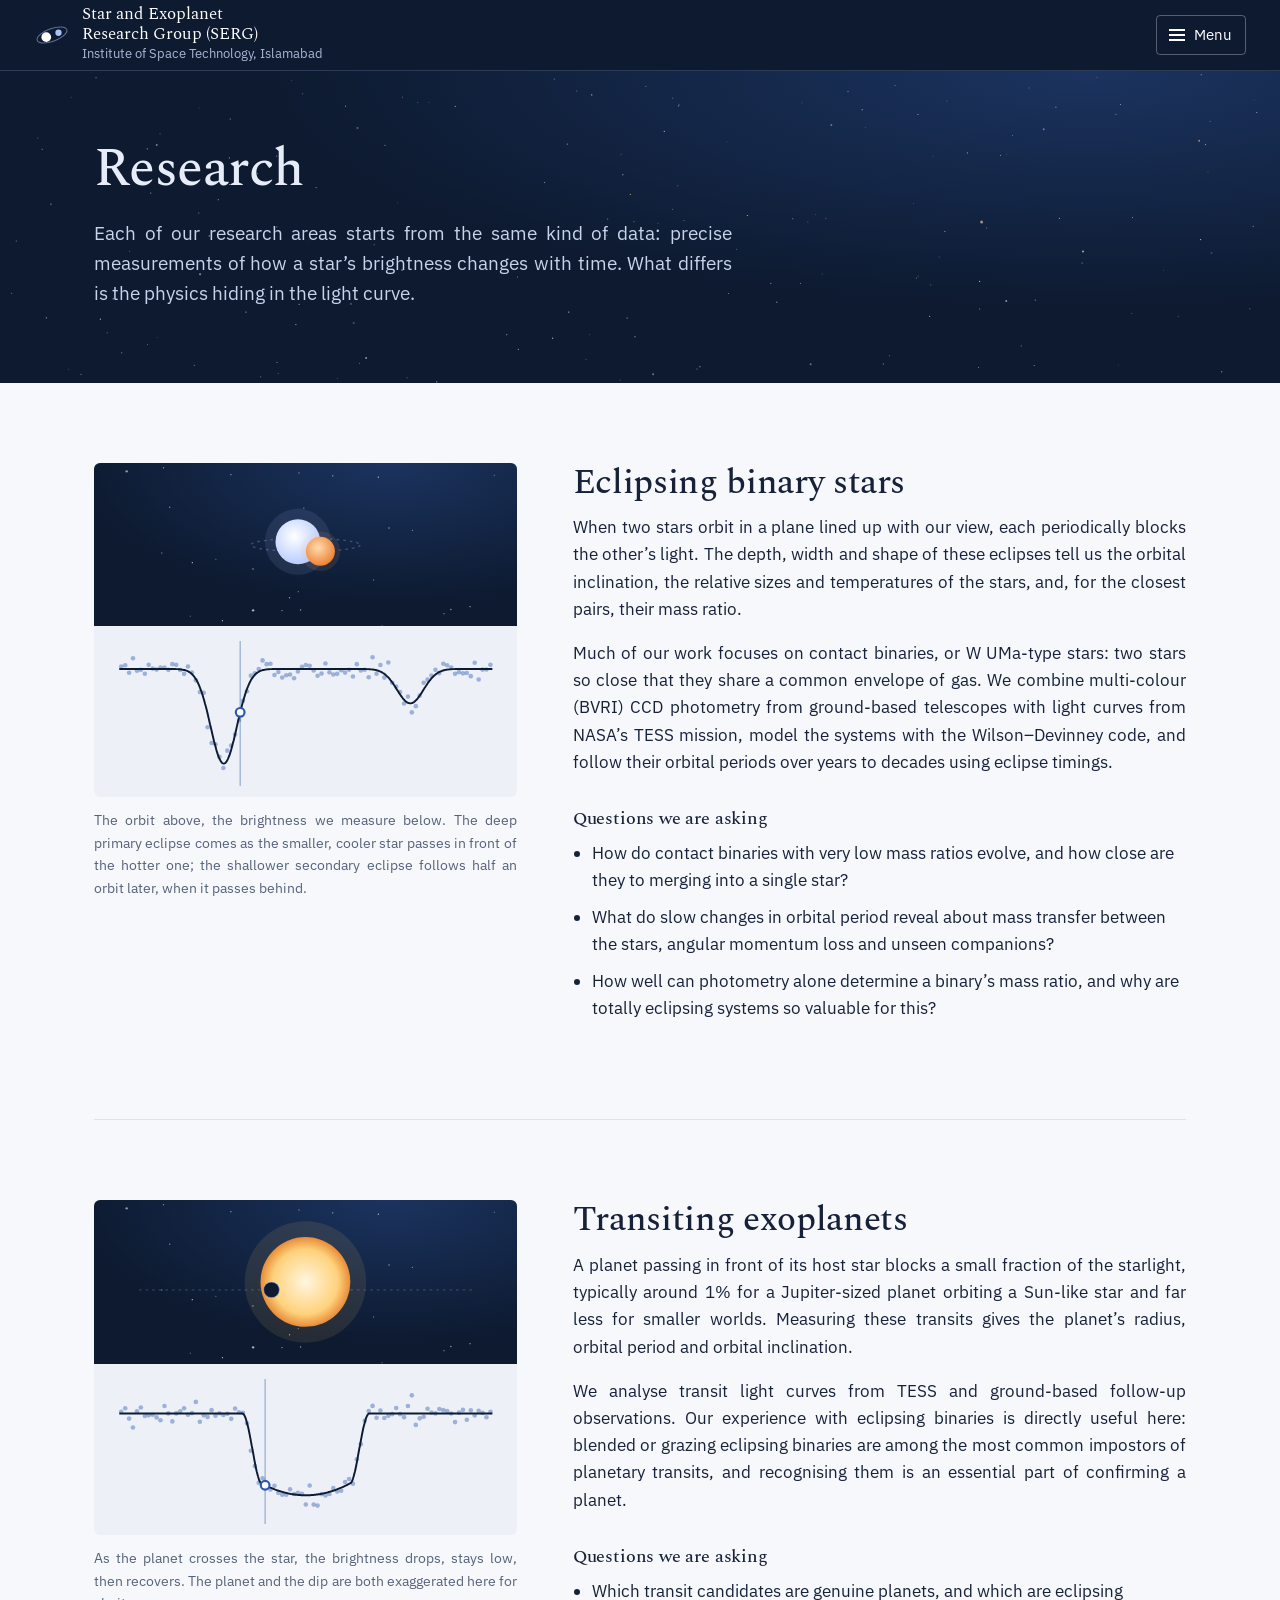
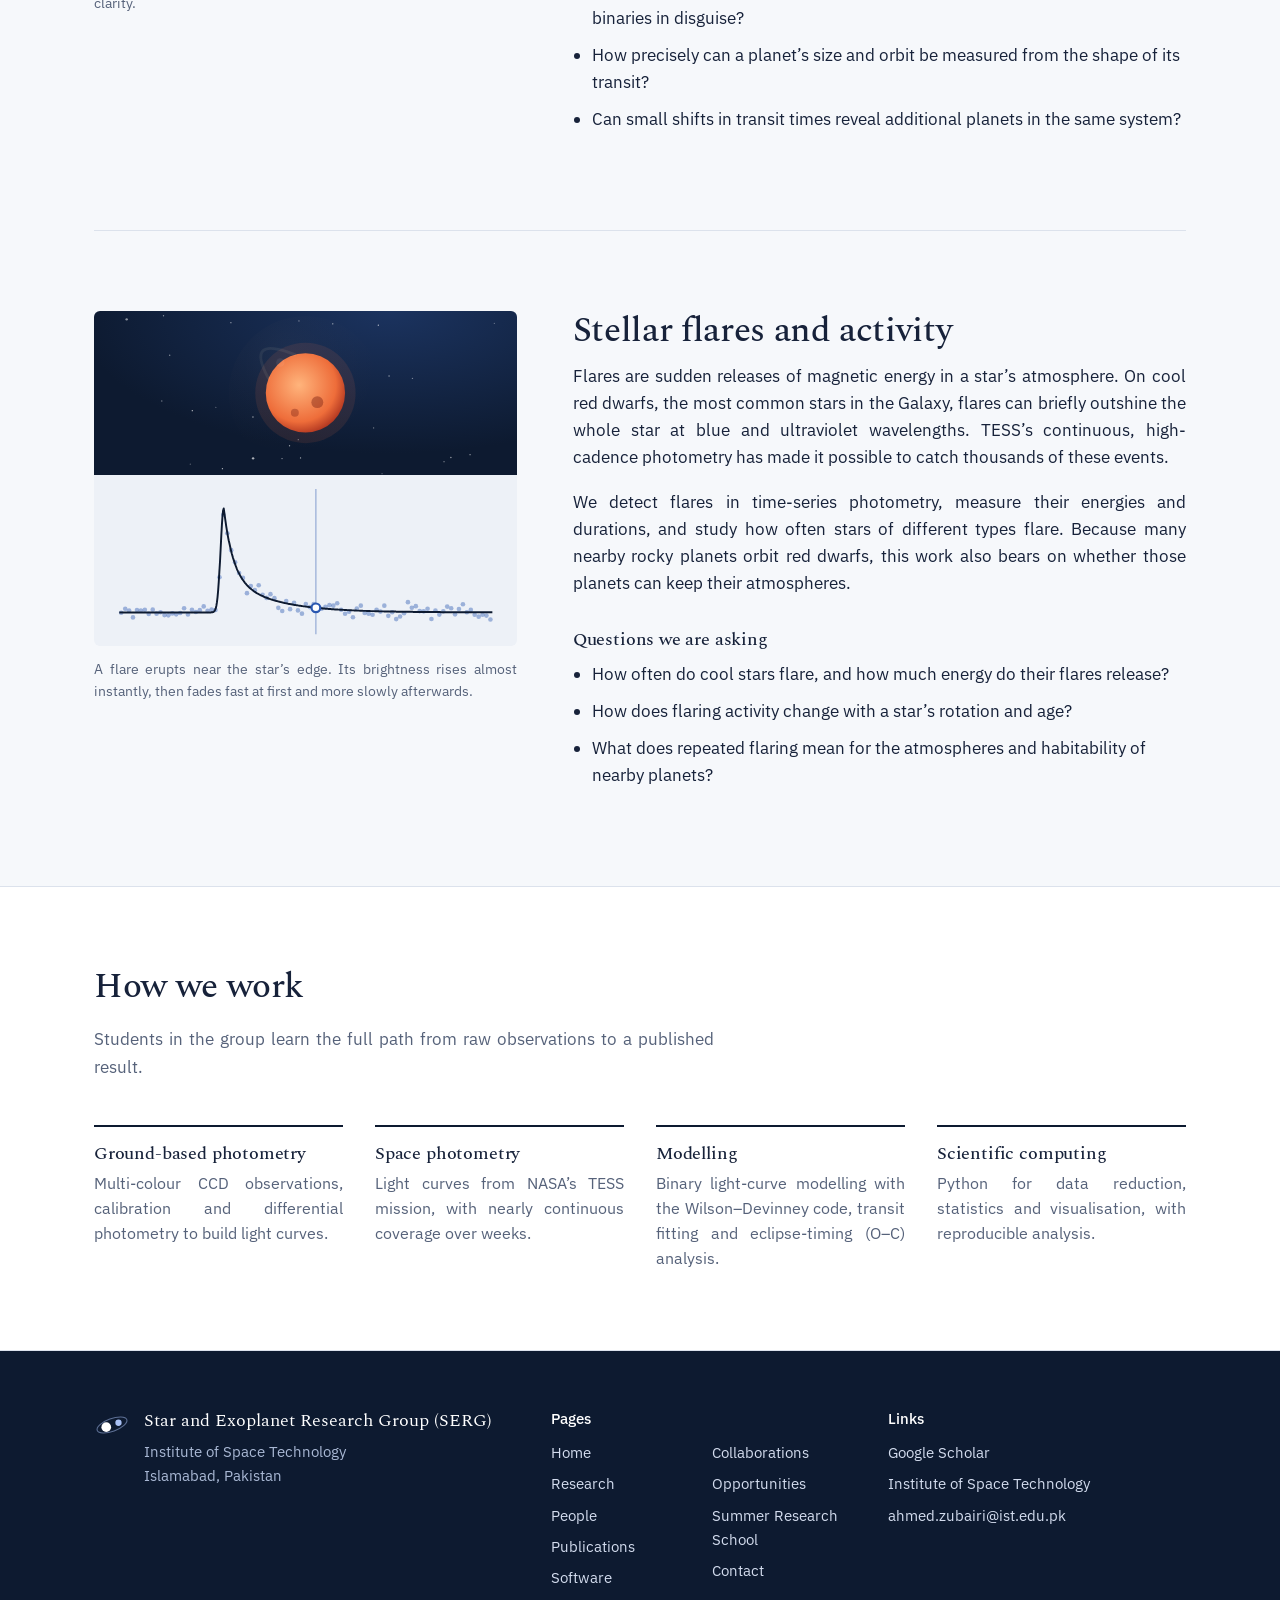
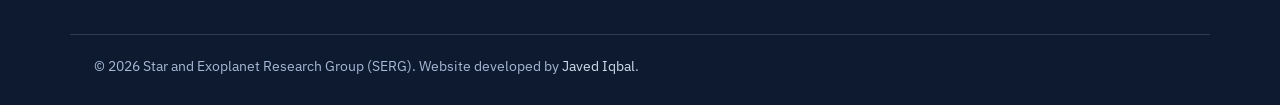
<file: research.html>
<!doctype html>
<html lang="en">
<head>
<meta charset="utf-8">
<meta name="viewport" content="width=device-width, initial-scale=1, viewport-fit=cover">
<title>Research | Star and Exoplanet Research Group (SERG)</title>
<meta name="description" content="Research on eclipsing binary stars, transiting exoplanets and stellar flares using ground-based and TESS photometry.">
<meta property="og:title" content="Research | Star and Exoplanet Research Group (SERG)">
<meta property="og:description" content="Research on eclipsing binary stars, transiting exoplanets and stellar flares using ground-based and TESS photometry.">
<meta name="theme-color" content="#0d1a30">
<link rel="icon" href="assets/img/favicon.svg" type="image/svg+xml">
<link rel="preconnect" href="https://fonts.googleapis.com">
<link rel="preconnect" href="https://fonts.gstatic.com" crossorigin>
<link rel="stylesheet" href="https://fonts.googleapis.com/css2?family=IBM+Plex+Sans:wght@400;500;600&family=Spectral:ital,wght@0,400;0,500;1,400&display=swap">
<link rel="stylesheet" href="assets/css/style.css">
</head>
<body data-page="research">
<a class="skip-link" href="#main">Skip to content</a>
<header class="site-header" id="site-header"><div class="wrap header-inner"><a class="brand" href="index.html" style="color:#fff">Star and Exoplanet Research Group (SERG)</a></div></header>
<main id="main">
<section class="page-head sky">
  <canvas class="stars" aria-hidden="true"></canvas>
  <div class="wrap">
    <h1>Research</h1>
    <p class="lede">Each of our research areas starts from the same kind of data: precise measurements of how a star’s brightness changes with time. What differs is the physics hiding in the light curve.</p>
  </div>
</section>
<section class="section">
  <div class="wrap">

    <article class="topic" id="eclipsing-binaries">
      <div class="topic-aside">
        <figure>
          <div class="mini-curve" data-curve="eclipse"></div>
          <figcaption>The orbit above, the brightness we measure below. The deep primary eclipse comes as the smaller, cooler star passes in front of the hotter one; the shallower secondary eclipse follows half an orbit later, when it passes behind.</figcaption>
        </figure>
      </div>
      <div class="topic-body">
        <h2>Eclipsing binary stars</h2>
        <p>When two stars orbit in a plane lined up with our view, each periodically blocks the other’s light. The depth, width and shape of these eclipses tell us the orbital inclination, the relative sizes and temperatures of the stars, and, for the closest pairs, their mass ratio.</p>
        <p>Much of our work focuses on contact binaries, or W UMa-type stars: two stars so close that they share a common envelope of gas. We combine multi-colour (BVRI) CCD photometry from ground-based telescopes with light curves from NASA’s TESS mission, model the systems with the Wilson–Devinney code, and follow their orbital periods over years to decades using eclipse timings.</p>
        <h3>Questions we are asking</h3>
        <ul class="questions">
          <li>How do contact binaries with very low mass ratios evolve, and how close are they to merging into a single star?</li>
          <li>What do slow changes in orbital period reveal about mass transfer between the stars, angular momentum loss and unseen companions?</li>
          <li>How well can photometry alone determine a binary’s mass ratio, and why are totally eclipsing systems so valuable for this?</li>
        </ul>
      </div>
    </article>

    <article class="topic" id="transiting-exoplanets">
      <div class="topic-aside">
        <figure>
          <div class="mini-curve" data-curve="transit"></div>
          <figcaption>As the planet crosses the star, the brightness drops, stays low, then recovers. The planet and the dip are both exaggerated here for clarity.</figcaption>
        </figure>
      </div>
      <div class="topic-body">
        <h2>Transiting exoplanets</h2>
        <p>A planet passing in front of its host star blocks a small fraction of the starlight, typically around 1% for a Jupiter-sized planet orbiting a Sun-like star and far less for smaller worlds. Measuring these transits gives the planet’s radius, orbital period and orbital inclination.</p>
        <p>We analyse transit light curves from TESS and ground-based follow-up observations. Our experience with eclipsing binaries is directly useful here: blended or grazing eclipsing binaries are among the most common impostors of planetary transits, and recognising them is an essential part of confirming a planet.</p>
        <h3>Questions we are asking</h3>
        <ul class="questions">
          <li>Which transit candidates are genuine planets, and which are eclipsing binaries in disguise?</li>
          <li>How precisely can a planet’s size and orbit be measured from the shape of its transit?</li>
          <li>Can small shifts in transit times reveal additional planets in the same system?</li>
        </ul>
      </div>
    </article>

    <article class="topic" id="stellar-flares">
      <div class="topic-aside">
        <figure>
          <div class="mini-curve" data-curve="flare"></div>
          <figcaption>A flare erupts near the star’s edge. Its brightness rises almost instantly, then fades fast at first and more slowly afterwards.</figcaption>
        </figure>
      </div>
      <div class="topic-body">
        <h2>Stellar flares and activity</h2>
        <p>Flares are sudden releases of magnetic energy in a star’s atmosphere. On cool red dwarfs, the most common stars in the Galaxy, flares can briefly outshine the whole star at blue and ultraviolet wavelengths. TESS’s continuous, high-cadence photometry has made it possible to catch thousands of these events.</p>
        <p>We detect flares in time-series photometry, measure their energies and durations, and study how often stars of different types flare. Because many nearby rocky planets orbit red dwarfs, this work also bears on whether those planets can keep their atmospheres.</p>
        <h3>Questions we are asking</h3>
        <ul class="questions">
          <li>How often do cool stars flare, and how much energy do their flares release?</li>
          <li>How does flaring activity change with a star’s rotation and age?</li>
          <li>What does repeated flaring mean for the atmospheres and habitability of nearby planets?</li>
        </ul>
      </div>
    </article>

  </div>
</section>

<section class="section alt">
  <div class="wrap">
    <div class="section-intro">
      <h2>How we work</h2>
      <p>Students in the group learn the full path from raw observations to a published result.</p>
    </div>
    <ul class="methods">
      <li><h3>Ground-based photometry</h3><p>Multi-colour CCD observations, calibration and differential photometry to build light curves.</p></li>
      <li><h3>Space photometry</h3><p>Light curves from NASA’s TESS mission, with nearly continuous coverage over weeks.</p></li>
      <li><h3>Modelling</h3><p>Binary light-curve modelling with the Wilson–Devinney code, transit fitting and eclipse-timing (O–C) analysis.</p></li>
      <li><h3>Scientific computing</h3><p>Python for data reduction, statistics and visualisation, with reproducible analysis.</p></li>
    </ul>
  </div>
</section>
</main>
<footer class="site-footer" id="site-footer"></footer>
<script src="data/site.js"></script>
<script src="assets/js/main.js"></script>
</body>
</html>
</file>
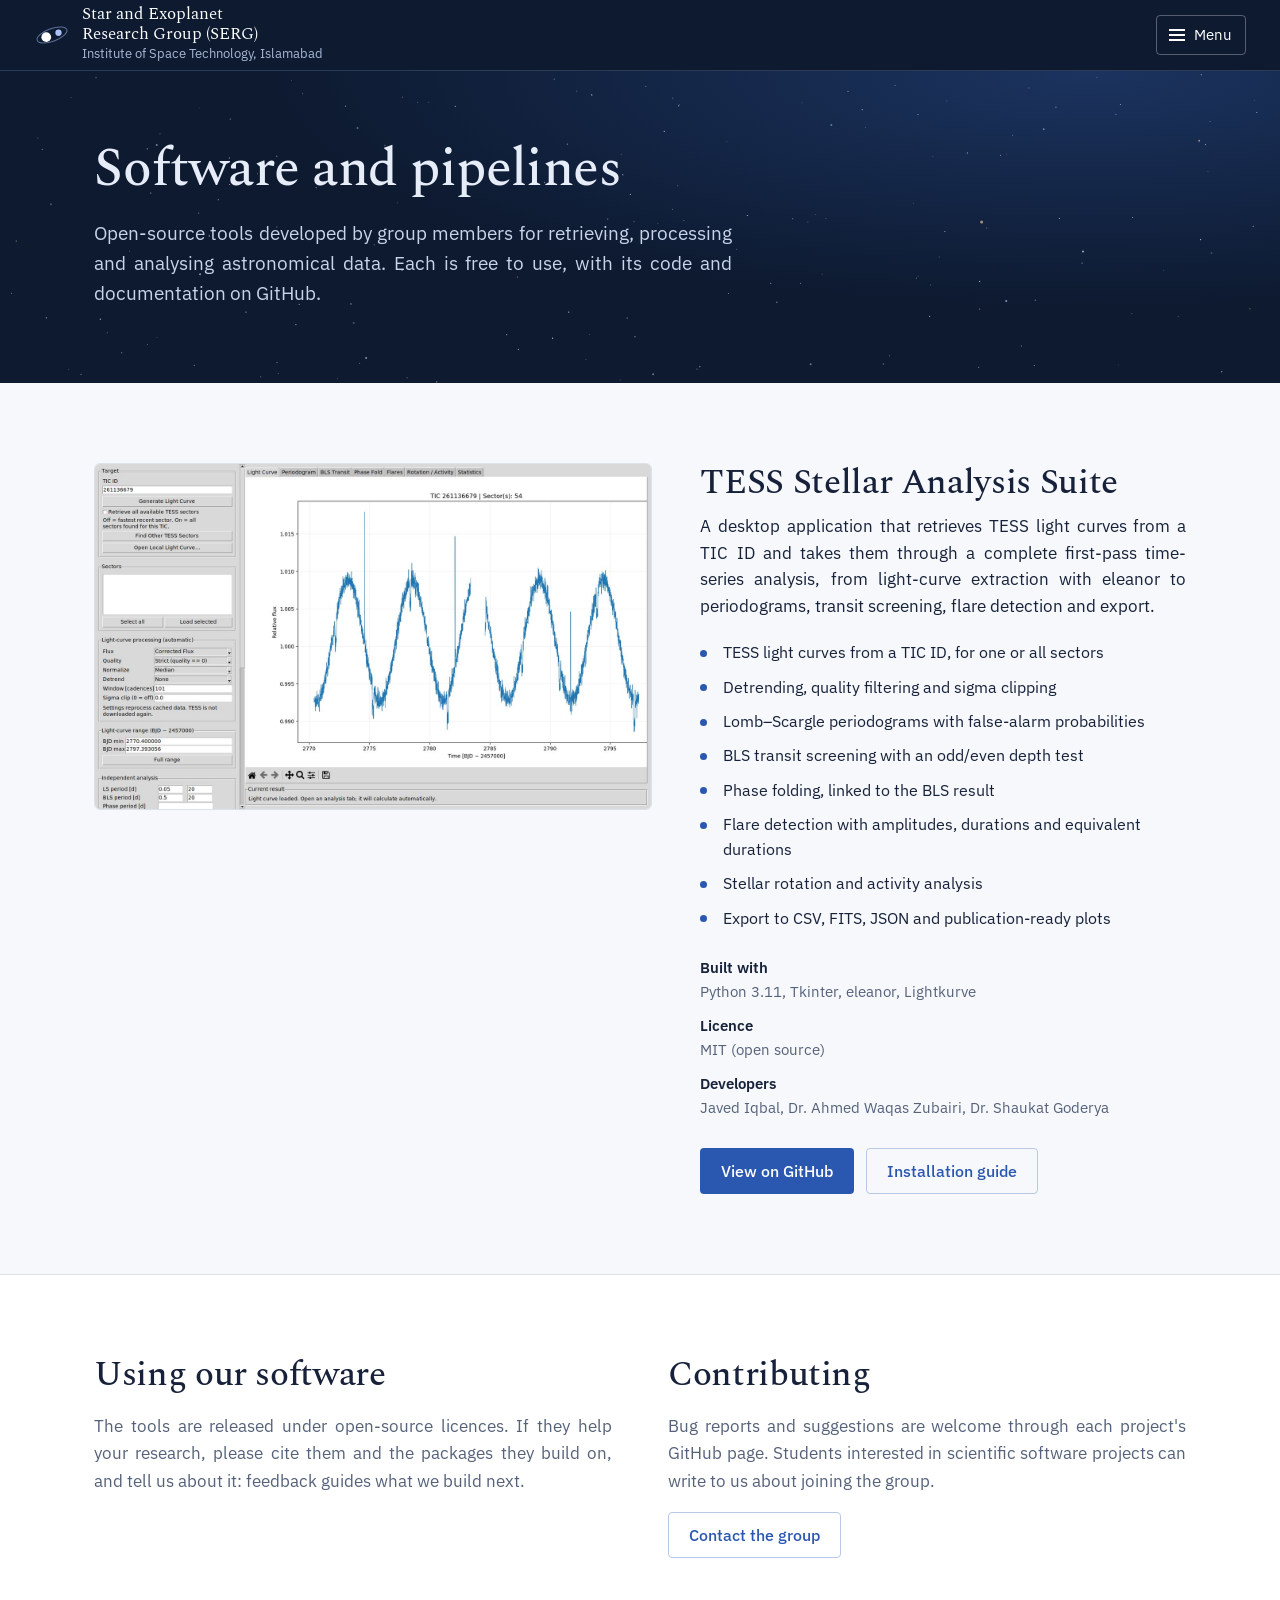
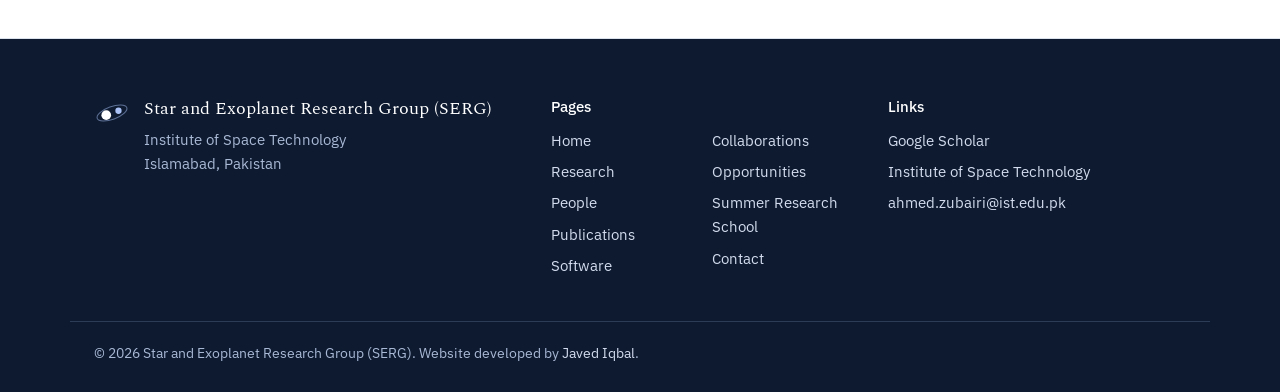
<file: software.html>
<!doctype html>
<html lang="en">
<head>
<meta charset="utf-8">
<meta name="viewport" content="width=device-width, initial-scale=1, viewport-fit=cover">
<title>Software | Star and Exoplanet Research Group (SERG)</title>
<meta name="description" content="Open-source software and data pipelines developed by the group for TESS light curves, transits, flares and stellar variability.">
<meta property="og:title" content="Software | Star and Exoplanet Research Group (SERG)">
<meta property="og:description" content="Open-source software and data pipelines developed by the group for TESS light curves, transits, flares and stellar variability.">
<meta name="theme-color" content="#0d1a30">
<link rel="icon" href="assets/img/favicon.svg" type="image/svg+xml">
<link rel="preconnect" href="https://fonts.googleapis.com">
<link rel="preconnect" href="https://fonts.gstatic.com" crossorigin>
<link rel="stylesheet" href="https://fonts.googleapis.com/css2?family=IBM+Plex+Sans:wght@400;500;600&family=Spectral:ital,wght@0,400;0,500;1,400&display=swap">
<link rel="stylesheet" href="assets/css/style.css">
</head>
<body data-page="software">
<a class="skip-link" href="#main">Skip to content</a>
<header class="site-header" id="site-header"><div class="wrap header-inner"><a class="brand" href="index.html" style="color:#fff">Star and Exoplanet Research Group (SERG)</a></div></header>
<main id="main">
<section class="page-head sky">
  <canvas class="stars" aria-hidden="true"></canvas>
  <div class="wrap">
    <h1>Software and pipelines</h1>
    <p class="lede">Open-source tools developed by group members for retrieving, processing and analysing astronomical data. Each is free to use, with its code and documentation on GitHub.</p>
  </div>
</section>
<section class="section">
  <div class="wrap" id="software-list"></div>
</section>

<section class="section alt">
  <div class="wrap split">
    <div>
      <h2>Using our software</h2>
      <p>The tools are released under open-source licences. If they help your research, please cite them and the packages they build on, and tell us about it: feedback guides what we build next.</p>
    </div>
    <div>
      <h2>Contributing</h2>
      <p>Bug reports and suggestions are welcome through each project's GitHub page. Students interested in scientific software projects can write to us about joining the group.</p>
      <a class="btn btn-outline" href="contact.html?topic=collaboration">Contact the group</a>
    </div>
  </div>
</section>
</main>
<footer class="site-footer" id="site-footer"></footer>
<script src="data/site.js"></script>
<script src="data/software.js"></script>
<script src="assets/js/main.js"></script>
</body>
</html>
</file>
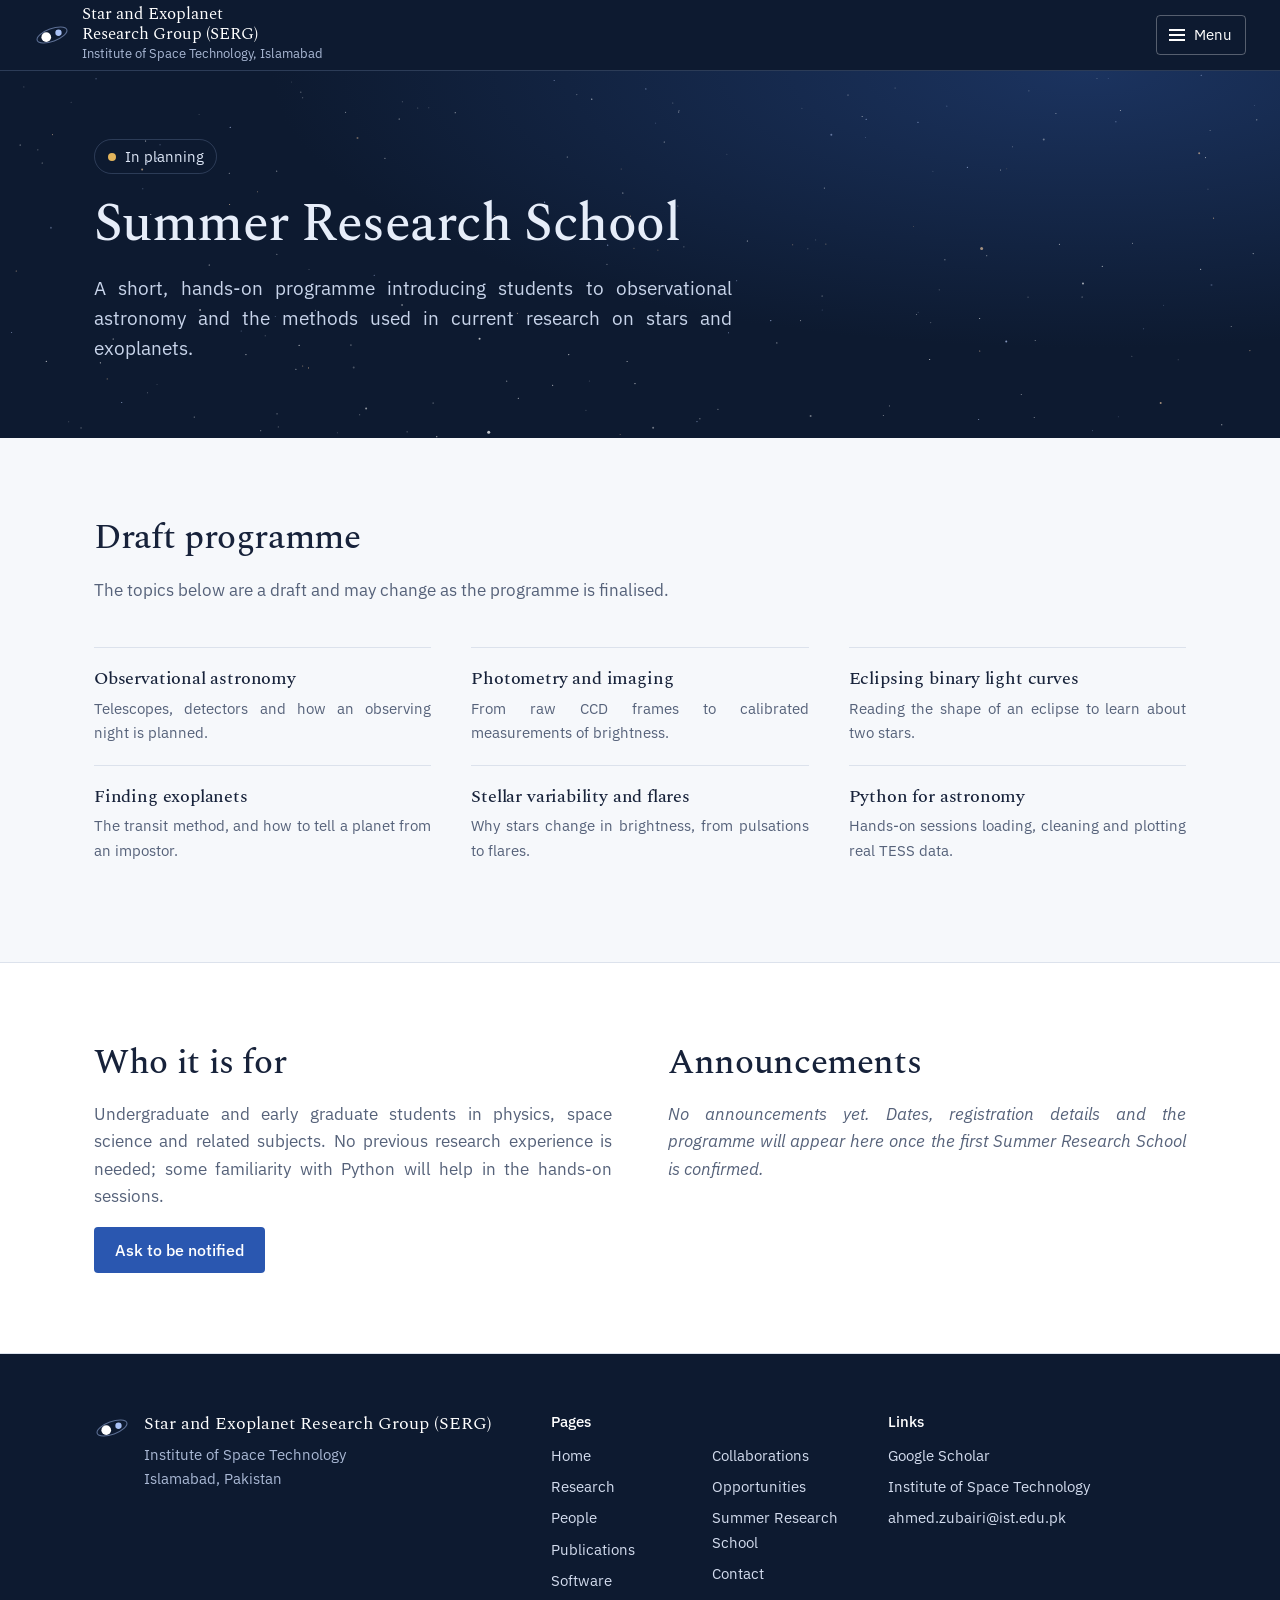
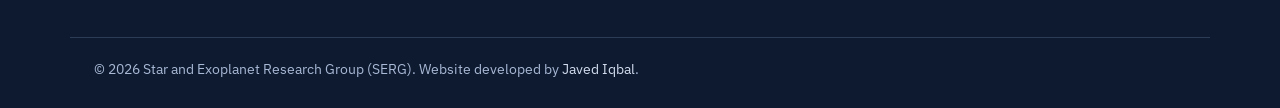
<file: summer-school.html>
<!doctype html>
<html lang="en">
<head>
<meta charset="utf-8">
<meta name="viewport" content="width=device-width, initial-scale=1, viewport-fit=cover">
<title>Summer Research School | Star and Exoplanet Research Group (SERG)</title>
<meta name="description" content="Summer Research School introducing students to observational astronomy, photometry, exoplanets and Python.">
<meta property="og:title" content="Summer Research School | Star and Exoplanet Research Group (SERG)">
<meta property="og:description" content="Summer Research School introducing students to observational astronomy, photometry, exoplanets and Python.">
<meta name="theme-color" content="#0d1a30">
<link rel="icon" href="assets/img/favicon.svg" type="image/svg+xml">
<link rel="preconnect" href="https://fonts.googleapis.com">
<link rel="preconnect" href="https://fonts.gstatic.com" crossorigin>
<link rel="stylesheet" href="https://fonts.googleapis.com/css2?family=IBM+Plex+Sans:wght@400;500;600&family=Spectral:ital,wght@0,400;0,500;1,400&display=swap">
<link rel="stylesheet" href="assets/css/style.css">
</head>
<body data-page="summer-school">
<a class="skip-link" href="#main">Skip to content</a>
<header class="site-header" id="site-header"><div class="wrap header-inner"><a class="brand" href="index.html" style="color:#fff">Star and Exoplanet Research Group (SERG)</a></div></header>
<main id="main">
<section class="page-head sky">
  <canvas class="stars" aria-hidden="true"></canvas>
  <div class="wrap">
    <p class="status">In planning</p>
    <h1>Summer Research School</h1>
    <p class="lede">A short, hands-on programme introducing students to observational astronomy and the methods used in current research on stars and exoplanets.</p>
  </div>
</section>
<section class="section">
  <div class="wrap">
    <div class="section-intro">
      <h2>Draft programme</h2>
      <p>The topics below are a draft and may change as the programme is finalised.</p>
    </div>
    <ul class="topics">
      <li><h3>Observational astronomy</h3><p>Telescopes, detectors and how an observing night is planned.</p></li>
      <li><h3>Photometry and imaging</h3><p>From raw CCD frames to calibrated measurements of brightness.</p></li>
      <li><h3>Eclipsing binary light curves</h3><p>Reading the shape of an eclipse to learn about two stars.</p></li>
      <li><h3>Finding exoplanets</h3><p>The transit method, and how to tell a planet from an impostor.</p></li>
      <li><h3>Stellar variability and flares</h3><p>Why stars change in brightness, from pulsations to flares.</p></li>
      <li><h3>Python for astronomy</h3><p>Hands-on sessions loading, cleaning and plotting real TESS data.</p></li>
    </ul>
  </div>
</section>

<section class="section alt">
  <div class="wrap split">
    <div>
      <h2>Who it is for</h2>
      <p>Undergraduate and early graduate students in physics, space science and related subjects. No previous research experience is needed; some familiarity with Python will help in the hands-on sessions.</p>
      <a class="btn btn-solid" href="contact.html?topic=summer-school">Ask to be notified</a>
    </div>
    <div>
      <h2>Announcements</h2>
      <ul class="announcements" id="announcements"></ul>
    </div>
  </div>
</section>
</main>
<footer class="site-footer" id="site-footer"></footer>
<script src="data/site.js"></script>
<script src="data/collaborations.js"></script>
<script src="assets/js/main.js"></script>
</body>
</html>
</file>
<file: assets/css/style.css>
/* Star and Exoplanet Research Group (SERG) — stylesheet
   Colours and fonts are set once here in :root; change them here to restyle the site. */

:root {
  --night: #0d1a30;
  --night-2: #16294a;
  --night-line: rgba(169, 193, 245, 0.2);
  --star: #a9c1f5;
  --on-night: #e6edf9;
  --on-night-muted: #a9b8d4;

  --ink: #17223a;
  --muted: #56627a;
  --line: #dce2ec;
  --bg: #f6f8fb;
  --surface: #ffffff;
  --panel: #edf1f7;
  --blue: #2a57b0;
  --blue-ink: #1d4189;
  --ok: #1f6d4a;
  --err: #a2342a;
  --btn: #2a57b0;
  --btn-hover: #1d4189;
  --field: #ffffff;
  --field-line: #c3cddd;
  --curve-line: #0d1a30;
  --rule-strong: #0d1a30;
  color-scheme: light;

  --serif: "Spectral", Georgia, "Times New Roman", serif;
  --sans: "IBM Plex Sans", system-ui, -apple-system, "Segoe UI", Roboto, sans-serif;
  --wrap: 1140px;
  --radius: 6px;
}

*, *::before, *::after { box-sizing: border-box; }
:root { box-sizing: border-box; padding-top: env(safe-area-inset-top, 0px); padding-bottom: env(safe-area-inset-bottom, 0px); }
html { -webkit-text-size-adjust: 100%; scroll-padding-top: calc(84px + env(safe-area-inset-top, 0px)); }
body::before { content: ""; position: fixed; inset: 0 0 auto; height: env(safe-area-inset-top, 0px); z-index: 60; background: var(--night); }
body {
  margin: 0;
  font-family: var(--sans);
  font-size: 1.0625rem;
  line-height: 1.6;
  color: var(--ink);
  background: var(--bg);
  text-rendering: optimizeLegibility;
}
img { max-width: 100%; display: block; }
a { color: var(--blue); text-underline-offset: 0.18em; }
a:hover { color: var(--blue-ink); }
:focus-visible { outline: 2px solid var(--blue); outline-offset: 3px; border-radius: 2px; }
.sky :focus-visible, .site-header :focus-visible, .site-footer :focus-visible { outline-color: var(--star); }

h1, h2, h3 {
  font-family: var(--serif);
  font-weight: 500;
  line-height: 1.15;
  letter-spacing: -0.01em;
  margin: 0 0 0.5em;
}
h1 { font-size: clamp(2.35rem, 5.4vw, 4rem); }
h2 { font-size: clamp(1.7rem, 3vw, 2.2rem); }
h3 { font-size: 1.3rem; line-height: 1.25; }
p { margin: 0 0 1em; }
/* Justified paragraphs, with hyphenation so narrow columns don't open wide gaps */
p, figcaption { text-align: justify; -webkit-hyphens: auto; hyphens: auto; }
.person-links, .pub-links, .link-row, .collab-links, .form-status, .status, .footer-base p, .curve-labels { text-align: left; -webkit-hyphens: manual; hyphens: manual; }
ul, ol { margin: 0 0 1em; padding-left: 1.2em; }
li { margin-bottom: 0.35em; }

.wrap { max-width: var(--wrap); margin: 0 auto; padding: 0 1.5rem; }
.prose { max-width: 68ch; }
.muted { color: var(--muted); }

.skip-link {
  position: absolute; left: -9999px; top: 0.5rem; z-index: 100;
  background: #fff; color: var(--night); padding: 0.6rem 1rem; border-radius: 4px;
}
.skip-link:focus { left: 0.5rem; }

/* ---------- Header ---------- */
.site-header {
  position: sticky; top: env(safe-area-inset-top, 0px); z-index: 50;
  background: var(--night);
  color: #fff;
  border-bottom: 1px solid var(--night-line);
}
.header-inner { display: flex; align-items: center; justify-content: space-between; gap: 1rem; min-height: 70px; max-width: 1260px; }
.brand { display: flex; align-items: center; gap: 0.75rem; color: #fff; text-decoration: none; min-width: 0; flex: none; }
.brand:hover { color: #fff; }
.brand-mark { width: 36px; height: 36px; flex: none; color: var(--star); }
.brand-name { font-family: var(--serif); font-size: 1.05rem; line-height: 1.15; display: block; max-width: 15.5rem; text-wrap: balance; }
.brand-sub { font-size: 0.8rem; color: var(--on-night-muted); display: block; }

.nav-list { display: flex; gap: 0.1rem; list-style: none; margin: 0; padding: 0; }
.nav-list li { margin: 0; }
.nav-list a {
  display: block; padding: 0.5rem 0.5rem; white-space: nowrap;
  color: #d3dcee; text-decoration: none; font-size: 0.92rem; border-radius: 4px;
}
.nav-list a:hover { color: #fff; background: rgba(255, 255, 255, 0.07); }
.nav-list a[aria-current="page"] { color: #fff; box-shadow: inset 0 -2px 0 var(--star); border-radius: 0; }

.nav-toggle {
  display: none; align-items: center; gap: 0.55rem;
  background: none; border: 1px solid rgba(255, 255, 255, 0.3); color: #fff;
  font: inherit; font-size: 0.92rem; padding: 0.45rem 0.8rem; border-radius: 4px; cursor: pointer;
}
.nav-toggle-bars, .nav-toggle-bars::before, .nav-toggle-bars::after {
  display: block; width: 16px; height: 1.5px; background: currentColor; position: relative; content: "";
}
.nav-toggle-bars::before { position: absolute; top: -5px; }
.nav-toggle-bars::after { position: absolute; top: 5px; }

@media (max-width: 1300px) {
  .brand { flex: 0 1 auto; }
  .nav-toggle { display: inline-flex; flex: none; }
  .site-nav {
    display: none; position: absolute; top: 100%; left: 0; right: 0;
    background: var(--night); border-bottom: 1px solid var(--night-line);
    max-height: calc(100vh - 70px); overflow-y: auto;
  }
  .site-nav.open { display: block; }
  .nav-list { flex-direction: column; padding: 0.5rem 1.5rem 1.25rem; max-width: var(--wrap); margin: 0 auto; }
  .nav-list a { padding: 0.7rem 0; font-size: 1rem; border-bottom: 1px solid var(--night-line); border-radius: 0; }
  .nav-list a[aria-current="page"] { box-shadow: inset 3px 0 0 var(--star); padding-left: 0.8rem; }
}
@media (max-width: 480px) {
  .brand-sub { display: none; }
  .brand-name { font-size: 0.98rem; max-width: none; }
  .nav-toggle { padding: 0.6rem 0.7rem; }
  .nav-toggle-label { position: absolute; width: 1px; height: 1px; overflow: hidden; clip: rect(0 0 0 0); white-space: nowrap; }
}

/* ---------- Night-sky bands (hero and page headers) ---------- */
.sky {
  position: relative; overflow: hidden;
  background: radial-gradient(110% 130% at 85% 0%, #1b335f 0%, var(--night) 58%);
  color: var(--on-night);
}
.sky canvas.stars { position: absolute; inset: 0; width: 100%; height: 100%; display: block; }
.sky > .wrap { position: relative; }
.sky a:not(.btn) { color: #fff; }

.page-head { padding: 4.25rem 0 3.5rem; }
.page-head h1 { font-size: clamp(2.2rem, 4.6vw, 3.3rem); margin-bottom: 0.35em; }
.lede { font-size: 1.2rem; line-height: 1.55; max-width: 58ch; color: #c8d4ea; }

.hero { padding: 5.5rem 0 2.75rem; }
.hero h1 { max-width: 13ch; margin-bottom: 0.4em; }
.hero .lede { font-size: 1.25rem; }
.actions { display: flex; flex-wrap: wrap; gap: 0.75rem; margin-top: 1.75rem; }

.hero-curve { margin: 3.75rem 0 0; }
.hero-curve-plot svg { width: 100%; height: auto; display: block; overflow: visible; }
.curve-labels {
  display: grid; grid-template-columns: 36fr 30fr 34fr;
  border-top: 1px solid var(--night-line); margin-top: 0.35rem;
}
.curve-labels a {
  padding-top: 0.75rem; text-align: center; text-decoration: none;
  font-family: var(--serif); font-size: 1.08rem; color: #dde6f6;
}
.curve-labels a:hover { text-decoration: underline; }
.curve-labels a + a { border-left: 1px dashed var(--night-line); }
.hero-curve figcaption { margin-top: 1.5rem; font-size: 0.88rem; color: var(--on-night-muted); max-width: 72ch; }
@media (max-width: 560px) { .curve-labels a { font-size: 0.85rem; } }

/* ---------- Buttons ---------- */
.btn {
  display: inline-block; padding: 0.75rem 1.25rem; border-radius: 4px;
  font-weight: 500; font-size: 0.98rem; text-decoration: none; line-height: 1.3;
  border: 1px solid transparent; cursor: pointer; font-family: inherit;
}
.btn-light { background: #fff; color: var(--night); }
.btn-light:hover { background: #dfe8fa; color: var(--night); }
.btn-outline-light { color: #fff; border-color: rgba(255, 255, 255, 0.4); }
.btn-outline-light:hover { border-color: #fff; color: #fff; }
.btn-solid { background: var(--btn); color: #fff; }
.btn-solid:hover { background: var(--btn-hover); color: #fff; }
.btn-outline { color: var(--blue); border-color: #b9c8e6; background: transparent; }
.btn-outline:hover { border-color: var(--blue); color: var(--blue-ink); }
.btn[disabled] { opacity: 0.6; cursor: progress; }

/* ---------- Sections ---------- */
.section { padding: 5rem 0; }
.section.alt { background: var(--surface); border-top: 1px solid var(--line); border-bottom: 1px solid var(--line); }
.section-intro { max-width: 62ch; margin-bottom: 2.75rem; }
.section-intro p { color: var(--muted); font-size: 1.08rem; }
.section-foot { margin-top: 2.5rem; }

/* Research areas overview (home) */
.areas { display: grid; grid-template-columns: repeat(3, 1fr); gap: 2.5rem; }
.area .mini-curve { margin-bottom: 1.25rem; }
.area h3 { margin-bottom: 0.4rem; }
.area p { color: var(--muted); }
.mini-curve { background: var(--panel); border-radius: var(--radius); overflow: hidden; }
.mini-curve svg { width: 100%; height: auto; display: block; }
.lc-scene { background: radial-gradient(120% 140% at 70% 0%, #1b335f 0%, var(--night) 62%); }
.lc-plot { padding: 0.7rem 0.9rem 0.55rem; }
.lc-cursor { stroke: var(--blue); stroke-opacity: 0.45; stroke-width: 1; }
.lc-marker { fill: var(--surface); stroke: var(--blue); stroke-width: 1.8; }
.lc-dots { fill: var(--blue); fill-opacity: 0.42; }
.lc-model { fill: none; stroke: var(--curve-line); stroke-width: 1.6; stroke-linejoin: round; }
@media (max-width: 860px) { .areas { gap: 1.5rem; } }
@media (max-width: 680px) { .areas { grid-template-columns: 1fr; gap: 3rem; } .area .mini-curve { max-width: 460px; } }

/* Principal investigator */
.pi { display: grid; grid-template-columns: minmax(260px, 430px) 1fr; gap: 3rem; align-items: start; }
.pi-photo { aspect-ratio: 4 / 3; border-radius: var(--radius); overflow: hidden; background: var(--night-2); }
.pi-photo img { width: 100%; height: 100%; object-fit: cover; }
.pi h3 { font-size: clamp(1.6rem, 2.6vw, 2rem); margin-bottom: 0.2rem; }
.pi-role { color: var(--muted); margin-bottom: 1.4rem; }
.pi-body p { max-width: 66ch; }
.facts { display: grid; grid-template-columns: 1fr 1fr; gap: 1.5rem 2.5rem; margin: 2rem 0 1.75rem; padding-top: 1.5rem; border-top: 1px solid var(--line); }
.facts h4 { font-family: var(--sans); font-size: 0.95rem; font-weight: 600; margin: 0 0 0.4rem; }
.facts ul { margin: 0; padding-left: 1.1em; color: var(--muted); font-size: 0.97rem; }
.link-row { display: flex; flex-wrap: wrap; gap: 0.75rem; }
@media (max-width: 900px) {
  .pi { grid-template-columns: 1fr; gap: 1.75rem; }
  .pi-photo { max-width: 560px; }
  .facts { grid-template-columns: 1fr; }
}

.home-people { margin-top: 4rem; padding-top: 2.5rem; border-top: 1px solid var(--line); }
.home-people h3 { font-size: 1.35rem; margin-bottom: 1.75rem; }

/* Photo fallbacks */
.initials {
  width: 100%; height: 100%; display: flex; align-items: center; justify-content: center;
  font-family: var(--serif); font-size: 2.6rem; color: var(--star); background: var(--night-2);
  letter-spacing: 0.02em;
}
.is-empty { background: var(--panel); }
.is-empty svg { width: 100%; height: 100%; display: block; }

/* ---------- People ---------- */
.people-group { margin-bottom: 4.5rem; }
.people-group:last-child { margin-bottom: 0; }
.people-group > h2 { margin-bottom: 0.3rem; }
.people-group > p { color: var(--muted); max-width: 62ch; margin-bottom: 2rem; }
.people-grid {
  display: grid; grid-template-columns: repeat(4, minmax(0, 1fr));
  column-gap: 1.75rem; row-gap: 0; list-style: none; padding: 0; margin: 0;
}
.person { margin: 0; display: grid; grid-template-rows: subgrid; grid-row: span 5; row-gap: 0; align-content: start; }
@supports not (grid-template-rows: subgrid) { .person { display: block; } }
.person .photo { aspect-ratio: 4 / 5; border-radius: var(--radius); overflow: hidden; background: var(--night-2); margin-bottom: 1rem; }
.person .photo img { width: 100%; height: 100%; object-fit: cover; }
.person h3 { font-size: 1.2rem; margin: 0 0 0.2rem; }
.person .role { color: var(--blue); font-size: 0.9rem; font-weight: 500; margin: 0; }
.person .affil { color: var(--muted); font-size: 0.86rem; line-height: 1.4; margin: 0.15rem 0 0; }
.person .area { font-size: 0.95rem; line-height: 1.5; margin: 0.6rem 0 0; color: var(--ink); }
.person .person-links { font-size: 0.9rem; margin: 0.4rem 0 0; display: flex; gap: 1rem; flex-wrap: wrap; }
.person p:empty { margin: 0; }
.person > :last-child { padding-bottom: 3rem; }
.people-group:last-child .person > :last-child, .home-people .person > :last-child { padding-bottom: 0; }
.person.is-placeholder h3 { color: var(--muted); font-style: italic; }
@media (max-width: 1000px) { .people-grid { grid-template-columns: repeat(3, minmax(0, 1fr)); } }
@media (max-width: 680px) {
  .people-grid { grid-template-columns: repeat(2, minmax(0, 1fr)); column-gap: 1rem; }
  .person > :last-child { padding-bottom: 2.25rem; }
  .person h3 { font-size: 1.05rem; }
  .person .role, .person .affil, .person .person-links { font-size: 0.84rem; }
  .person .area { font-size: 0.88rem; text-align: left; }
}
.empty { color: var(--muted); font-style: italic; }

/* ---------- Research page ---------- */
.topic { display: grid; grid-template-columns: minmax(260px, 1fr) 1.45fr; gap: 3.5rem; align-items: start; }
.topic + .topic { margin-top: 5rem; padding-top: 5rem; border-top: 1px solid var(--line); }
.topic-aside .lc-plot { padding: 0.9rem 1.1rem 0.7rem; }
.topic-aside figcaption { font-size: 0.88rem; color: var(--muted); margin-top: 0.75rem; }
.topic-aside figure { margin: 0; }
.topic-body h2 { margin-bottom: 0.7rem; }
.topic-body h3 { font-size: 1.15rem; margin-top: 2rem; }
.questions { padding-left: 1.1em; }
.questions li { margin-bottom: 0.6rem; }
@media (max-width: 860px) {
  .topic { grid-template-columns: 1fr; gap: 1.75rem; }
  .topic-aside { max-width: 480px; }
  .topic + .topic { margin-top: 3.5rem; padding-top: 3.5rem; }
}

.methods { display: grid; grid-template-columns: repeat(4, 1fr); gap: 2rem; list-style: none; padding: 0; margin: 0; }
.methods li { margin: 0; padding-top: 1rem; border-top: 2px solid var(--rule-strong); }
.methods h3 { font-size: 1.1rem; margin-bottom: 0.4rem; }
.methods p { color: var(--muted); font-size: 0.97rem; margin: 0; }
@media (max-width: 900px) { .methods { grid-template-columns: 1fr 1fr; } }
@media (max-width: 540px) { .methods { grid-template-columns: 1fr; } }

/* ---------- Publications ---------- */
.scholar-note {
  display: flex; flex-wrap: wrap; align-items: center; justify-content: space-between; gap: 1rem 2rem;
  padding: 1.25rem 1.5rem; background: var(--surface); border: 1px solid var(--line); border-radius: var(--radius);
  margin-bottom: 2.5rem;
}
.scholar-note p { margin: 0; max-width: 60ch; }
.pub-tools { display: flex; flex-wrap: wrap; gap: 0.75rem 1.25rem; align-items: center; margin-bottom: 1.5rem; }
.pub-tools label { font-weight: 500; }
.field-input, .pub-search {
  font: inherit; color: var(--ink); background: var(--field);
  border: 1px solid var(--field-line); border-radius: 4px; padding: 0.7rem 0.85rem; width: 100%;
}
.field-input:focus, .pub-search:focus { outline: 2px solid var(--blue); outline-offset: 1px; border-color: var(--blue); }
.pub-search { flex: 1 1 300px; width: auto; }
.pub-count { color: var(--muted); font-size: 0.95rem; margin: 0; }
.pub-year { display: grid; grid-template-columns: 6.5rem 1fr; gap: 1.5rem; padding: 2rem 0 0.5rem; border-top: 1px solid var(--line); }
.pub-year > h2, .pub-year > .pub-year-label { font-size: 1.55rem; color: var(--muted); margin: 0; }
.talks { margin-top: 4.5rem; }
.talks > h2 { margin-bottom: 0.4rem; }
.talks > p { color: var(--muted); margin-bottom: 1.5rem; }
.pub-list { list-style: none; margin: 0; padding: 0; }
.pub { margin: 0 0 1.85rem; }
.pub h3 { font-size: 1.2rem; line-height: 1.32; margin: 0 0 0.35rem; }
.pub h3 a { color: var(--ink); text-decoration: none; }
.pub h3 a:hover { color: var(--blue); text-decoration: underline; }
.pub-authors { margin: 0 0 0.2rem; font-size: 0.96rem; }
.pub-authors strong { font-weight: 600; }
.pub-venue { margin: 0 0 0.45rem; color: var(--muted); font-size: 0.94rem; }
.pub-type {
  display: inline-block; font-size: 0.8rem; padding: 0.05rem 0.45rem; margin-left: 0.5rem;
  border: 1px solid var(--line); border-radius: 3px; color: var(--muted); vertical-align: 0.1em;
}
.pub-links { margin: 0; font-size: 0.9rem; display: flex; flex-wrap: wrap; gap: 0.3rem 1.2rem; }
@media (max-width: 640px) { .pub-year { grid-template-columns: 1fr; gap: 0.75rem; } }

.home-pubs .pub-list { max-width: 74ch; }

/* ---------- Software ---------- */
.sw + .sw { margin-top: 4rem; padding-top: 4rem; border-top: 1px solid var(--line); }
.sw.has-shot { display: grid; grid-template-columns: minmax(0, 1.15fr) minmax(0, 1fr); gap: 3rem; align-items: start; }
.sw-shot { display: block; border-radius: var(--radius); overflow: hidden; border: 1px solid var(--line); background: var(--surface); }
.sw-shot img { width: 100%; height: auto; }
.sw-body h2 { margin-bottom: 0.6rem; }
.sw-summary { font-size: 1.05rem; }
.sw-features { margin: 1.25rem 0 1.5rem; font-size: 0.97rem; }
.sw-facts { margin: 0 0 1.75rem; display: grid; gap: 0.6rem; font-size: 0.95rem; }
.sw-facts dt { font-weight: 600; }
.sw-facts dd { margin: 0; color: var(--muted); }
@media (max-width: 960px) { .sw.has-shot { grid-template-columns: 1fr; gap: 1.75rem; } }

/* ---------- Collaborations ---------- */
.collab-list { list-style: none; margin: 0; padding: 0; display: grid; grid-template-columns: 1fr 1fr; gap: 0 3rem; }
.collab-list li { margin: 0; padding: 1.5rem 0; border-top: 1px solid var(--line); }
.collab-list h3 { font-size: 1.2rem; margin-bottom: 0.2rem; }
.collab-list .place { color: var(--muted); font-size: 0.93rem; margin-bottom: 0.4rem; }
.collab-list .work { margin: 0; font-size: 0.97rem; }
.collab-list li.has-contact { grid-column: 1 / -1; }
.collab-list li.has-photo { display: grid; grid-template-columns: 170px minmax(0, 1fr); gap: 1.75rem; align-items: start; }
.collab-photo-frame { aspect-ratio: 4 / 5; border-radius: var(--radius); overflow: hidden; background: var(--night-2); }
.collab-photo-frame img { width: 100%; height: 100%; object-fit: cover; }
.collab-photo-frame .initials { font-size: 2rem; }
.collab-person { margin: 1rem 0 0; padding-top: 0.9rem; border-top: 1px solid var(--line); max-width: 36rem; }
.collab-person a { font-weight: 500; }
.collab-person-title { display: block; color: var(--muted); font-size: 0.93rem; }
.collab-links { margin: 0.75rem 0 0; font-size: 0.95rem; display: flex; flex-wrap: wrap; gap: 0.4rem 1.25rem; }
@media (max-width: 760px) { .collab-list { grid-template-columns: 1fr; } }
@media (max-width: 480px) { .collab-list li.has-photo { grid-template-columns: 110px minmax(0, 1fr); gap: 1.1rem; } }

/* ---------- Two-column split blocks ---------- */
.split { display: grid; grid-template-columns: 1fr 1fr; gap: 3.5rem; }
.split > div > p { color: var(--muted); max-width: 54ch; }
@media (max-width: 800px) { .split { grid-template-columns: 1fr; gap: 3rem; } }

.checklist { list-style: none; padding: 0; }
.checklist li { position: relative; padding-left: 1.4rem; margin-bottom: 0.6rem; }
.checklist li::before {
  content: ""; position: absolute; left: 0; top: 0.62em; width: 7px; height: 7px;
  border-radius: 50%; background: var(--blue);
}

.steps { list-style: none; padding: 0; margin: 0; counter-reset: step; }
.steps li { counter-increment: step; position: relative; padding: 0 0 1.5rem 3rem; margin: 0; }
.steps li::before {
  content: counter(step); position: absolute; left: 0; top: -0.1rem;
  width: 2rem; height: 2rem; border-radius: 50%; border: 1.5px solid var(--blue); color: var(--blue);
  display: flex; align-items: center; justify-content: center; font-family: var(--serif); font-size: 1.05rem;
}
.steps li:not(:last-child)::after {
  content: ""; position: absolute; left: calc(1rem - 0.75px); top: 2.1rem; bottom: 0.3rem; width: 1.5px; background: var(--line);
}
.steps h3 { font-size: 1.12rem; margin-bottom: 0.25rem; }
.steps p { margin: 0; color: var(--muted); }

.note {
  border-left: 3px solid var(--star); background: var(--panel);
  padding: 1rem 1.25rem; border-radius: 0 var(--radius) var(--radius) 0; font-size: 0.97rem; max-width: 70ch;
}

/* ---------- Summer school ---------- */
.status {
  display: inline-flex; align-items: center; gap: 0.55rem; margin-bottom: 1.25rem;
  font-size: 0.92rem; color: #dde6f6; border: 1px solid var(--night-line); padding: 0.3rem 0.8rem; border-radius: 999px;
}
.status::before { content: ""; width: 8px; height: 8px; border-radius: 50%; background: #e3b55c; }
.topics { list-style: none; padding: 0; margin: 0; display: grid; grid-template-columns: repeat(3, 1fr); gap: 0 2.5rem; }
.topics li { margin: 0; padding: 1.25rem 0; border-top: 1px solid var(--line); }
.topics h3 { font-size: 1.12rem; margin-bottom: 0.3rem; }
.topics p { margin: 0; color: var(--muted); font-size: 0.96rem; }
@media (max-width: 900px) { .topics { grid-template-columns: 1fr 1fr; } }
@media (max-width: 560px) { .topics { grid-template-columns: 1fr; } }

.announcements { list-style: none; margin: 0; padding: 0; max-width: 72ch; }
.announcements li { margin: 0 0 1.75rem; padding-left: 1.25rem; border-left: 2px solid var(--line); }
.announcements time { font-size: 0.9rem; color: var(--muted); }
.announcements h3 { font-size: 1.2rem; margin: 0.15rem 0 0.35rem; }

/* ---------- Contact ---------- */
.contact-grid { display: grid; grid-template-columns: 1.35fr 1fr; gap: 4rem; align-items: start; }
.form-row { margin-bottom: 1.25rem; }
.form-row label { display: block; font-weight: 500; margin-bottom: 0.35rem; }
.form-row .hint { font-weight: 400; color: var(--muted); font-size: 0.9rem; }
.two-up { display: grid; grid-template-columns: 1fr 1fr; gap: 1.25rem; }
textarea.field-input { min-height: 11rem; resize: vertical; line-height: 1.5; }
select.field-input { appearance: auto; }
.hp { position: absolute; left: -9999px; width: 1px; height: 1px; overflow: hidden; }
.form-status { margin-top: 1rem; min-height: 1.5em; }
.form-status.ok { color: var(--ok); }
.form-status.error { color: var(--err); }
.contact-card { background: var(--surface); border: 1px solid var(--line); border-radius: var(--radius); padding: 1.75rem; }
.contact-card h2 { font-size: 1.4rem; }
.contact-card dl { margin: 0; }
.contact-card dt { font-weight: 600; font-size: 0.95rem; margin-top: 1.1rem; }
.contact-card dd { margin: 0.15rem 0 0; color: var(--muted); }
@media (max-width: 860px) { .contact-grid { grid-template-columns: 1fr; gap: 3rem; } }
@media (max-width: 520px) { .two-up { grid-template-columns: 1fr; gap: 0; } }

/* ---------- Footer ---------- */
.site-footer { background: var(--night); color: var(--on-night-muted); font-size: 0.94rem; }
.footer-inner { display: grid; grid-template-columns: 1.4fr 1fr 1fr; gap: 2.5rem; padding-top: 3.5rem; padding-bottom: 2.5rem; }
.footer-brand { display: flex; gap: 0.85rem; align-items: flex-start; }
.footer-brand p { margin: 0; }
.footer-name { font-family: var(--serif); color: #fff; font-size: 1.1rem; margin-bottom: 0.3rem !important; }
.footer-head { color: #fff; font-weight: 500; margin: 0 0 0.6rem; }
.footer-links { list-style: none; margin: 0; padding: 0; columns: 2; column-gap: 1.5rem; }
.footer-links.single { columns: 1; }
.footer-links li { margin: 0 0 0.45rem; break-inside: avoid; }
.site-footer a { color: #d3dcee; text-decoration: none; }
.site-footer a:hover { color: #fff; text-decoration: underline; }
.footer-base { border-top: 1px solid var(--night-line); padding-top: 1.25rem; padding-bottom: 1.75rem; font-size: 0.86rem; }
.footer-base p { margin: 0; }
@media (max-width: 800px) { .footer-inner { grid-template-columns: 1fr; gap: 2rem; } }


/* ---------- Dark mode (follows the visitor's system setting) ---------- */
@media (prefers-color-scheme: dark) {
  :root:not([data-theme="light"]) {
    --ink: #e3e9f5; --muted: #9eabc4; --line: #26354f; --bg: #0a1424; --surface: #0f1c33; --panel: #15253f;
    --blue: #8fb0f2; --blue-ink: #b9cef8; --ok: #6cc79c; --err: #f08b7f;
    --btn: #3a68cc; --btn-hover: #4d7ad9; --field: #0c1830; --field-line: #33456a;
    --curve-line: #e3e9f5; --rule-strong: #8fb0f2; color-scheme: dark;
  }
}
:root[data-theme="dark"] {
  --ink: #e3e9f5; --muted: #9eabc4; --line: #26354f; --bg: #0a1424; --surface: #0f1c33; --panel: #15253f;
  --blue: #8fb0f2; --blue-ink: #b9cef8; --ok: #6cc79c; --err: #f08b7f;
  --btn: #3a68cc; --btn-hover: #4d7ad9; --field: #0c1830; --field-line: #33456a;
  --curve-line: #e3e9f5; --rule-strong: #8fb0f2; color-scheme: dark;
}

/* ---------- 404 ---------- */
.not-found { min-height: 60vh; display: flex; align-items: center; }

@media (prefers-reduced-motion: reduce) {
  html { scroll-behavior: auto; }
  *, *::before, *::after { transition: none !important; animation: none !important; }
}
</file>
